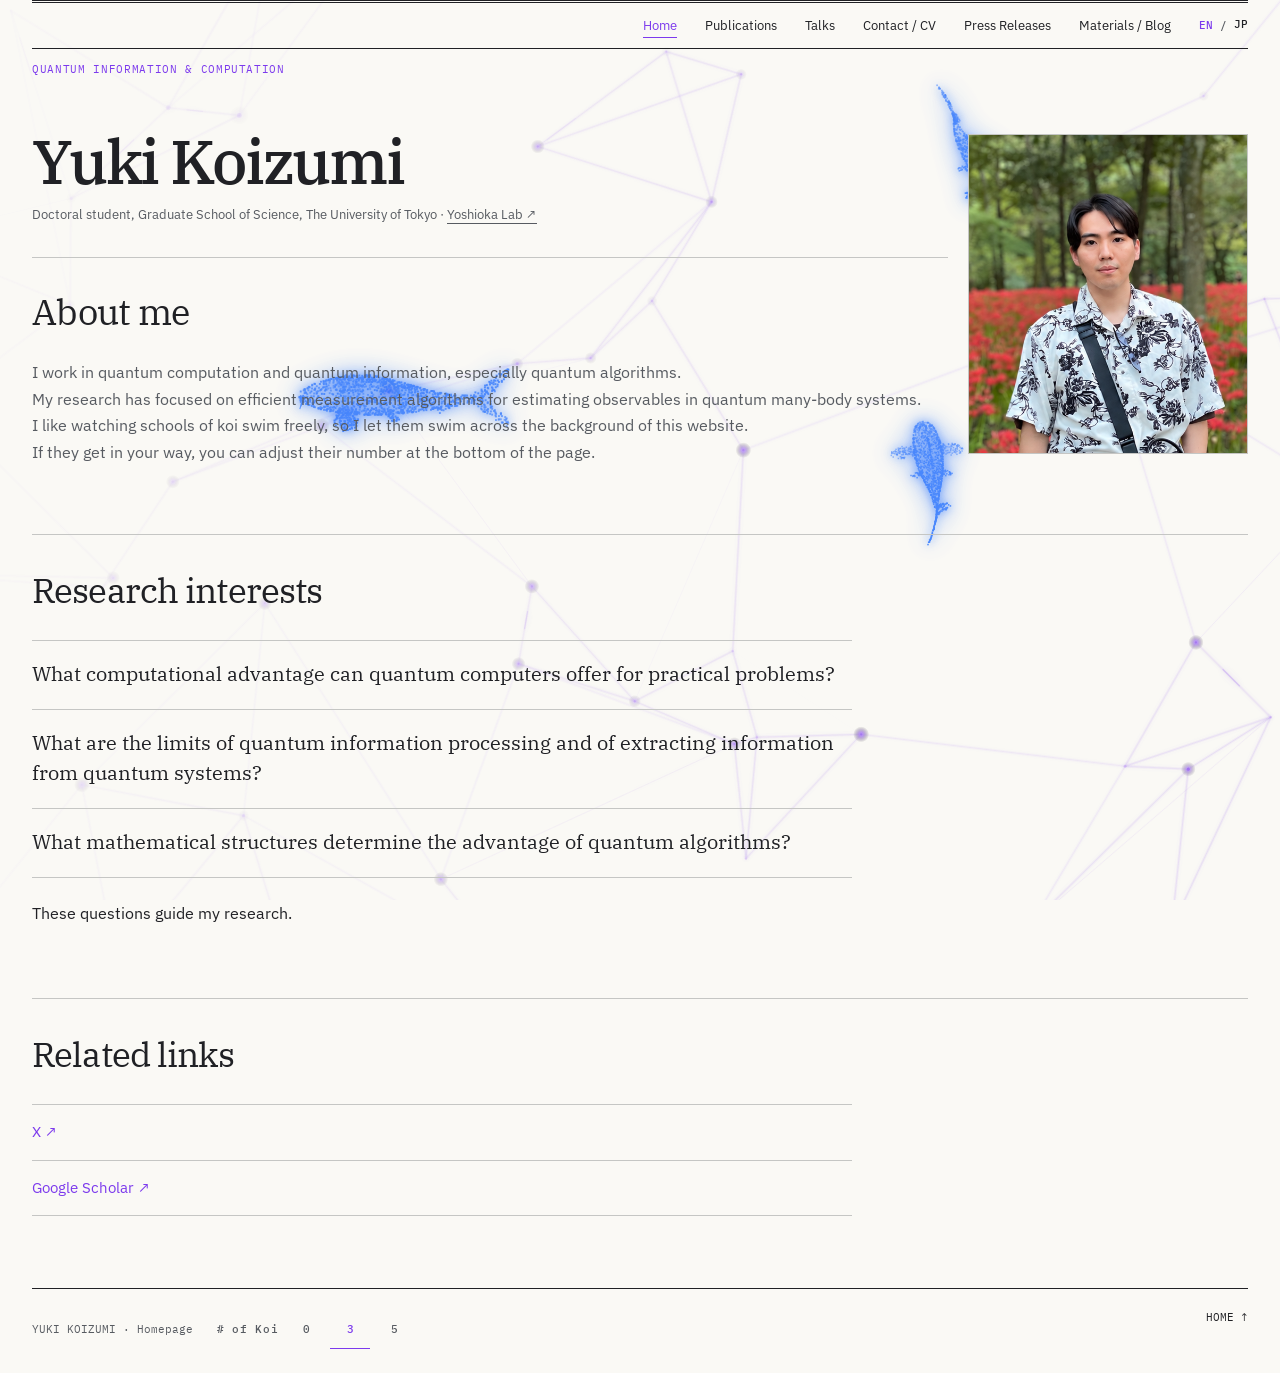
<file: index.html>
<!doctype html>
<html lang="en">
<head>
<meta charset="utf-8">
<meta name="viewport" content="width=device-width, initial-scale=1">
<meta name="description" content="Research homepage of Yuki Koizumi, doctoral student at The University of Tokyo.">
<title>Yuki Koizumi | Quantum Information | The University of Tokyo</title>
<link rel="preconnect" href="https://fonts.googleapis.com">
<link rel="preconnect" href="https://fonts.gstatic.com" crossorigin>
<link rel="stylesheet" href="https://fonts.googleapis.com/css2?family=IBM+Plex+Mono:wght@400;500&amp;family=IBM+Plex+Sans:wght@400;500&amp;family=IBM+Plex+Serif:wght@400;500&amp;display=swap">
<link rel="stylesheet" href="styles.css">
</head>
<body class="home-page">
<a class="skip-link" href="#main">Skip to content</a>
<div class="home-field" aria-hidden="true"><canvas id="home-field-canvas"></canvas></div>
<div class="home-koi" aria-hidden="true"><canvas id="home-koi-canvas"></canvas></div>
<div class="page">
  <nav class="site-nav" aria-label="Main navigation"><a href="index.html" aria-current="page">Home</a><a href="publications.html">Publications</a><a href="talks.html">Talks</a><a href="cv.html">Contact / CV</a><a href="press.html">Press Releases</a><a href="material.html">Materials / Blog</a><span class="language-switch" role="group" aria-label="Language"><span aria-current="true">EN</span><span class="separator" aria-hidden="true">/</span><a href="index-jp.html" lang="ja" hreflang="ja">JP</a></span></nav>
  <div class="home-overline"><p class="edition">QUANTUM INFORMATION &amp; COMPUTATION</p></div>
  <header class="site-header">
    <h1><a href="index.html">Yuki Koizumi</a></h1>
    <p class="affiliation">Doctoral student, Graduate School of Science, The University of Tokyo · <a href="https://sites.google.com/view/nyso/" target="_blank" rel="noopener noreferrer">Yoshioka Lab ↗</a></p>
    <figure class="home-portrait"><img src="assets/yuki-koizumi-portrait.png" width="523" height="598" alt="Portrait of Yuki Koizumi" decoding="async"></figure>
  </header>
  <main id="main">
    <section class="home-hero" aria-label="Introduction">
      <div class="home-hero-copy">
        <p class="intro">About me</p>
        <p class="lead">I work in quantum computation and quantum information, especially quantum algorithms. My research has focused on efficient measurement algorithms for estimating observables in quantum many-body systems. I like watching schools of koi swim freely, so I let them swim across the background of this website. If they get in your way, you can adjust their number at the bottom of the page.</p>
      </div>
    </section>
    <section class="section" aria-labelledby="home-interests">
      <div class="section-heading"><h2 id="home-interests">Research interests</h2></div>
      <ul class="interest-list">
        <li>What computational advantage can quantum computers offer for practical problems?</li>
        <li>What are the limits of quantum information processing and of extracting information from quantum systems?</li>
        <li>What mathematical structures determine the advantage of quantum algorithms?</li>
      </ul>
      <p class="lead">These questions guide my research.</p>
    </section>
    <section class="section" aria-labelledby="home-links">
      <div class="section-heading"><h2 id="home-links">Related links</h2></div>
      <ul class="related-links">
        <li><a href="https://x.com/Y_Koizumi_q" target="_blank" rel="noopener noreferrer">X ↗</a></li>
        <li><a href="https://scholar.google.com/citations?user=os1fWC4AAAAJ&amp;hl=ja" target="_blank" rel="noopener noreferrer">Google Scholar ↗</a></li>
      </ul>
    </section>
  </main>
  <footer class="footer"><div class="footer-meta"><span>YUKI KOIZUMI · Homepage</span><div class="koi-count-control" role="group" aria-label="Number of background koi"><span># of Koi</span><button type="button" data-koi-count="0" aria-pressed="false">0</button><button type="button" data-koi-count="3" aria-pressed="true">3</button><button type="button" data-koi-count="5" aria-pressed="false">5</button></div></div><a href="index.html">HOME ↑</a></footer>
</div>
<script defer src="sentence-wrap.js"></script>
<script defer src="koi/network-field.js"></script>
<script defer src="koi/three.min.js"></script>
<script defer src="koi/koi-geometry.js"></script>
<script defer src="koi/koi-home-canvas.js"></script>
</body>
</html>
</file>
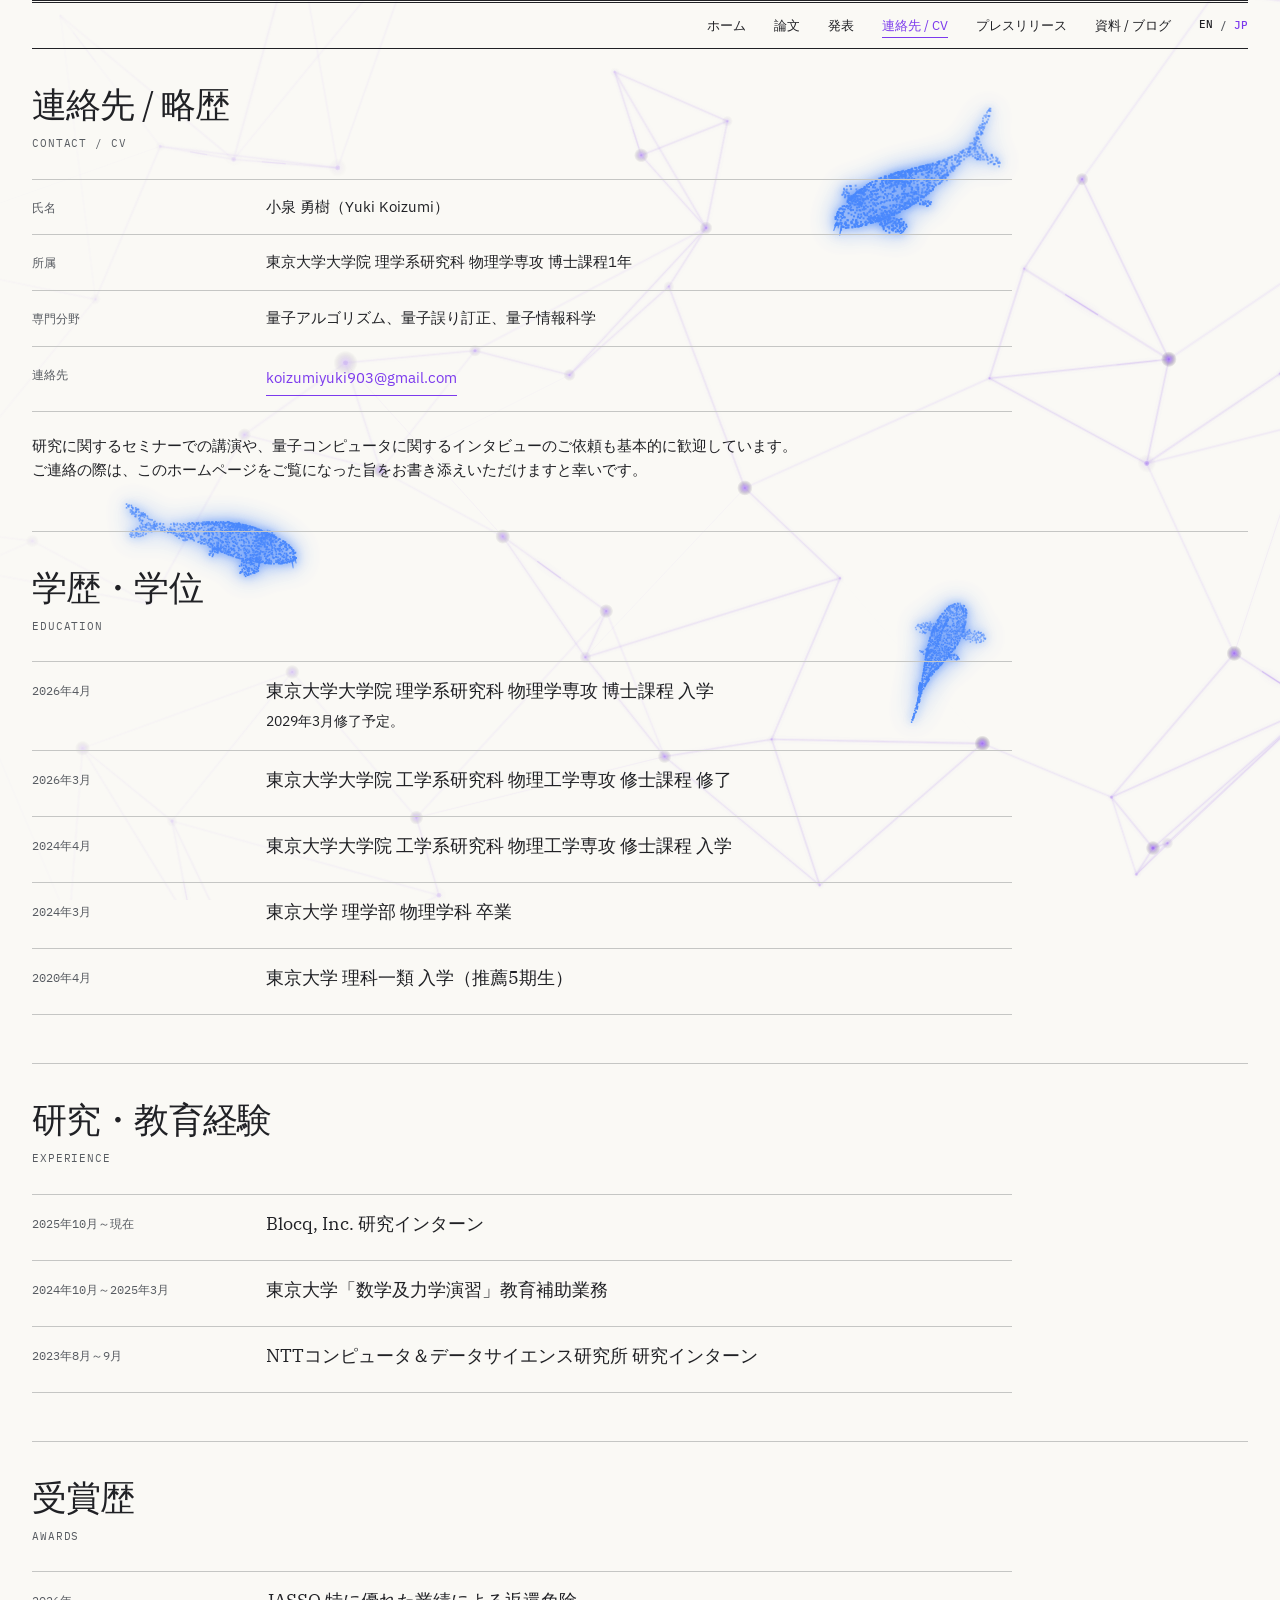
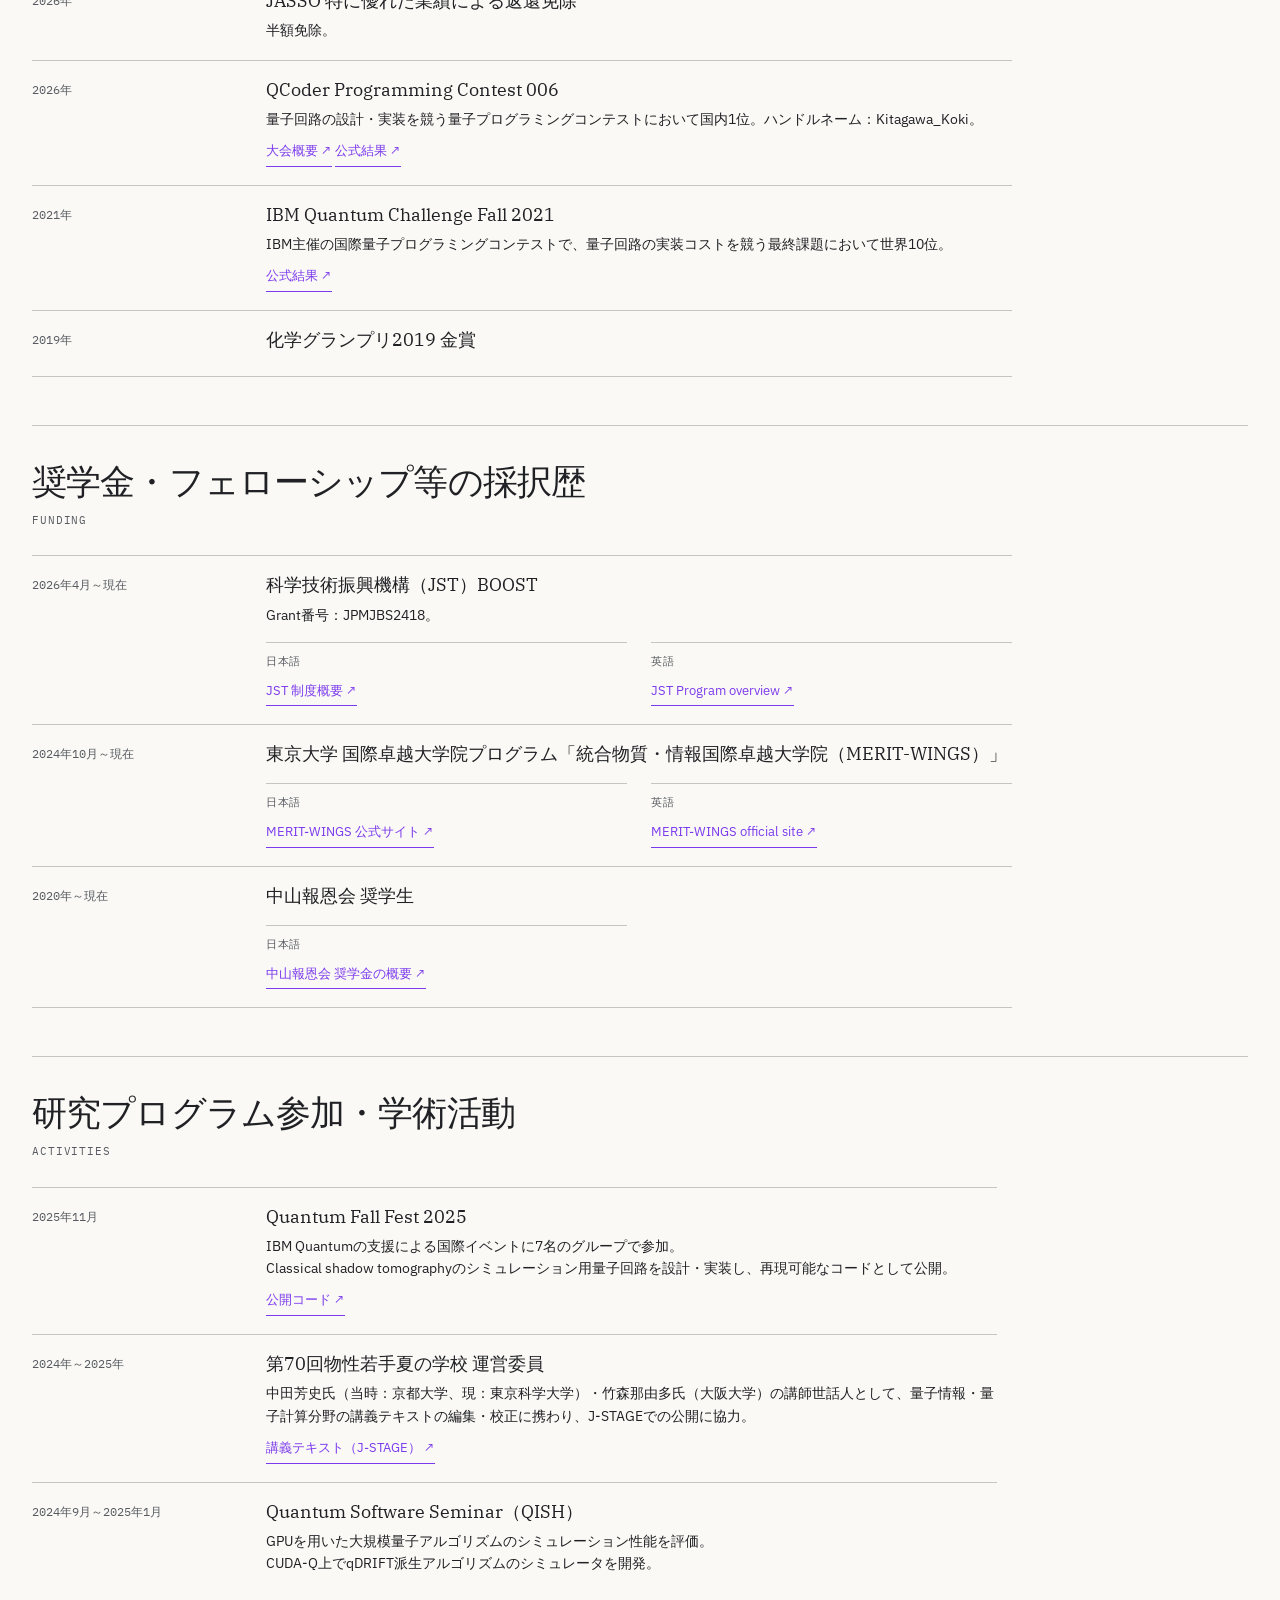
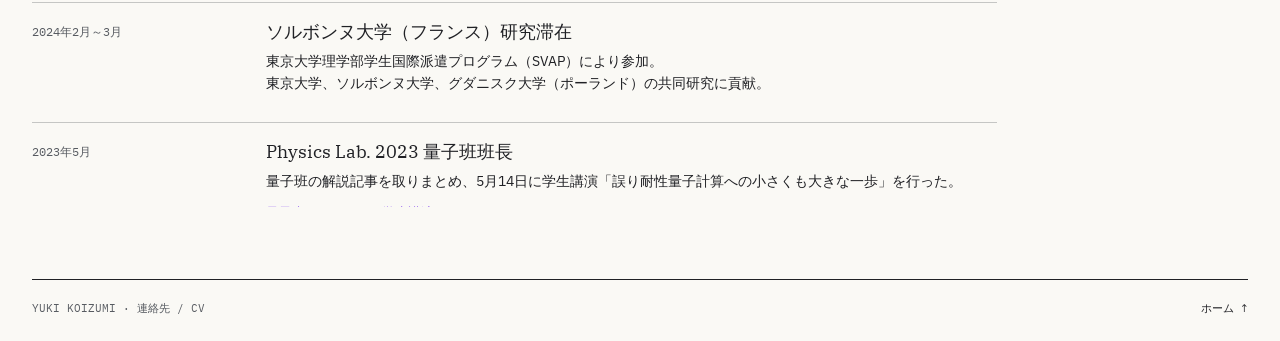
<file: cv-jp.html>
<!doctype html>
<html lang="ja">
<head>
<meta charset="utf-8">
<meta name="viewport" content="width=device-width, initial-scale=1">
<meta name="description" content="小泉勇樹の研究者ホームページ。東京大学吉岡研究室の博士課程学生。">
<title>連絡先 / CV — 小泉勇樹</title>
<link rel="preconnect" href="https://fonts.googleapis.com">
<link rel="preconnect" href="https://fonts.gstatic.com" crossorigin>
<link rel="stylesheet" href="https://fonts.googleapis.com/css2?family=IBM+Plex+Mono:wght@400;500&amp;family=IBM+Plex+Sans:wght@400;500&amp;family=IBM+Plex+Serif:wght@400;500&amp;display=swap">
<link rel="stylesheet" href="styles.css">
</head>
<body>
<a class="skip-link" href="#main">本文へ移動</a>
<div class="home-field" aria-hidden="true"><canvas id="home-field-canvas"></canvas></div>
<div class="home-koi" aria-hidden="true"><canvas id="home-koi-canvas"></canvas></div>
<div class="page subpage">
  <nav class="site-nav" aria-label="メインナビゲーション"><a href="index-jp.html">ホーム</a><a href="publications-jp.html">論文</a><a href="talks-jp.html">発表</a><a href="cv-jp.html" aria-current="page">連絡先 / CV</a><a href="press-jp.html">プレスリリース</a><a href="material-jp.html">資料 / ブログ</a><span class="language-switch" role="group" aria-label="言語"><a href="cv.html" lang="en" hreflang="en">EN</a><span class="separator" aria-hidden="true">/</span><span aria-current="true">JP</span></span></nav>
  <main id="main">
    <section class="section cv-section" aria-labelledby="cv-title">
      <div class="section-heading"><h1 id="cv-title">連絡先 / 略歴</h1><p class="eyebrow">Contact / CV</p></div>
      <dl class="cv-profile">
        <div><dt>氏名</dt><dd>小泉 勇樹（Yuki Koizumi）</dd></div>
        <div><dt>所属</dt><dd>東京大学大学院 理学系研究科 物理学専攻 博士課程1年</dd></div>
        <div><dt>専門分野</dt><dd>量子アルゴリズム、量子誤り訂正、量子情報科学</dd></div>
        <div><dt>連絡先</dt><dd><a class="text-link" href="mailto:koizumiyuki903@gmail.com">koizumiyuki903@gmail.com</a></dd></div>
      </dl>
      <p class="contact-note">研究に関するセミナーでの講演や、量子コンピュータに関するインタビューのご依頼も基本的に歓迎しています。ご連絡の際は、このホームページをご覧になった旨をお書き添えいただけますと幸いです。</p>
    </section>
    <section class="section cv-section" aria-labelledby="cv-education">
      <div class="section-heading"><h2 id="cv-education">学歴・学位</h2><p class="eyebrow">Education</p></div>
      <ol class="record-list cv-list">
        <li class="record"><span class="cv-date">2026年4月</span><div><h3>東京大学大学院 理学系研究科 物理学専攻 博士課程 入学</h3>
          <p>2029年3月修了予定。</p>
        </div></li>
        <li class="record"><span class="cv-date">2026年3月</span><div><h3>東京大学大学院 工学系研究科 物理工学専攻 修士課程 修了</h3>
        </div></li>
        <li class="record"><span class="cv-date">2024年4月</span><div><h3>東京大学大学院 工学系研究科 物理工学専攻 修士課程 入学</h3>
        </div></li>
        <li class="record"><span class="cv-date">2024年3月</span><div><h3>東京大学 理学部 物理学科 卒業</h3>
        </div></li>
        <li class="record"><span class="cv-date">2020年4月</span><div><h3>東京大学 理科一類 入学（推薦5期生）</h3>
        </div></li>
      </ol>
    </section>
    <section class="section cv-section" aria-labelledby="cv-experience">
      <div class="section-heading"><h2 id="cv-experience">研究・教育経験</h2><p class="eyebrow">Experience</p></div>
      <ol class="record-list cv-list">
        <li class="record"><span class="cv-date">2025年10月～現在</span><div><h3>Blocq, Inc. 研究インターン</h3>
        </div></li>
        <li class="record"><span class="cv-date">2024年10月～2025年3月</span><div><h3>東京大学「数学及力学演習」教育補助業務</h3>
        </div></li>
        <li class="record"><span class="cv-date">2023年8月～9月</span><div><h3>NTTコンピュータ＆データサイエンス研究所 研究インターン</h3>
        </div></li>
      </ol>
    </section>
    <section class="section cv-section" aria-labelledby="cv-awards">
      <div class="section-heading"><h2 id="cv-awards">受賞歴</h2><p class="eyebrow">Awards</p></div>
      <ol class="record-list cv-list">
        <li class="record"><span class="cv-date">2026年</span><div><h3>JASSO 特に優れた業績による返還免除</h3>
          <p>半額免除。</p>
        </div></li>
        <li class="record"><span class="cv-date">2026年</span><div><h3>QCoder Programming Contest 006</h3>
          <p>量子回路の設計・実装を競う量子プログラミングコンテストにおいて国内1位。ハンドルネーム：Kitagawa_Koki。</p>
          <p class="cv-links"><a class="text-link" href="https://www.qcoder.jp/ja/contests/QPC006" target="_blank" rel="noopener noreferrer">大会概要 ↗</a> <a class="text-link" href="https://www.qcoder.jp/ja/announcements" target="_blank" rel="noopener noreferrer">公式結果 ↗</a></p>
        </div></li>
        <li class="record"><span class="cv-date">2021年</span><div><h3>IBM Quantum Challenge Fall 2021</h3>
          <p>IBM主催の国際量子プログラミングコンテストで、量子回路の実装コストを競う最終課題において世界10位。</p>
          <p class="cv-links"><a class="text-link" href="https://www.ibm.com/quantum/blog/fall-2021-quantum-challenge-results" target="_blank" rel="noopener noreferrer">公式結果 ↗</a></p>
        </div></li>
        <li class="record"><span class="cv-date">2019年</span><div><h3>化学グランプリ2019 金賞</h3>
        </div></li>
      </ol>
    </section>
    <section class="section cv-section" aria-labelledby="cv-fellowships">
      <div class="section-heading"><h2 id="cv-fellowships">奨学金・フェローシップ等の採択歴</h2><p class="eyebrow">Funding</p></div>
      <ol class="record-list cv-list">
        <li class="record"><span class="cv-date">2026年4月～現在</span><div><h3>科学技術振興機構（JST）BOOST</h3>
          <p>Grant番号：JPMJBS2418。</p>
          <div class="language-link-columns">
            <div class="language-link-group"><p class="language-label">日本語</p><p><a class="text-link" href="https://www.jst.go.jp/jisedai/boost-s/about/" target="_blank" rel="noopener noreferrer">JST 制度概要 ↗</a></p></div>
            <div class="language-link-group"><p class="language-label">英語</p><p><a class="text-link" href="https://www.jst.go.jp/jisedai/boost-s/en/about/" target="_blank" rel="noopener noreferrer">JST Program overview ↗</a></p></div>
          </div>
        </div></li>
        <li class="record"><span class="cv-date">2024年10月～現在</span><div><h3>東京大学 国際卓越大学院プログラム「統合物質・情報国際卓越大学院（MERIT-WINGS）」</h3>
          <div class="language-link-columns">
            <div class="language-link-group"><p class="language-label">日本語</p><p><a class="text-link" href="https://www.merit.t.u-tokyo.ac.jp/merit/index.html" target="_blank" rel="noopener noreferrer">MERIT-WINGS 公式サイト ↗</a></p></div>
            <div class="language-link-group"><p class="language-label">英語</p><p><a class="text-link" href="https://www.merit.t.u-tokyo.ac.jp/merit/en/index.html" target="_blank" rel="noopener noreferrer">MERIT-WINGS official site ↗</a></p></div>
          </div>
        </div></li>
        <li class="record"><span class="cv-date">2020年～現在</span><div><h3>中山報恩会 奨学生</h3>
          <div class="language-link-columns">
            <div class="language-link-group"><p class="language-label">日本語</p><p><a class="text-link" href="https://nakayama-foundation.jp/guidelines/" target="_blank" rel="noopener noreferrer">中山報恩会 奨学金の概要 ↗</a></p></div>
          </div>
        </div></li>
      </ol>
    </section>
    <section class="section cv-section" aria-labelledby="cv-activities">
      <div class="section-heading"><h2 id="cv-activities">研究プログラム参加・学術活動</h2><p class="eyebrow">Activities</p></div>
      <div class="bounded-list cv-activity-scroll" role="region" aria-label="研究プログラム参加・学術活動の一覧" tabindex="0">
      <ol class="record-list cv-list">
        <li class="record"><span class="cv-date">2025年11月</span><div><h3>Quantum Fall Fest 2025</h3>
          <p>IBM Quantumの支援による国際イベントに7名のグループで参加。Classical shadow tomographyのシミュレーション用量子回路を設計・実装し、再現可能なコードとして公開。</p>
          <p class="cv-links"><a class="text-link" href="https://github.com/okomenama/classical_shadow_tomography" target="_blank" rel="noopener noreferrer">公開コード ↗</a></p>
        </div></li>
        <li class="record"><span class="cv-date">2024年～2025年</span><div><h3>第70回物性若手夏の学校 運営委員</h3>
          <p>中田芳史氏（当時：京都大学、現：東京科学大学）・竹森那由多氏（大阪大学）の講師世話人として、量子情報・量子計算分野の講義テキストの編集・校正に携わり、J-STAGEでの公開に協力。</p>
          <p class="cv-links"><a class="text-link" href="https://www.jstage.jst.go.jp/browse/natsugaku/4/0/_contents/-char/ja" target="_blank" rel="noopener noreferrer">講義テキスト（J-STAGE） ↗</a></p>
        </div></li>
        <li class="record"><span class="cv-date">2024年9月～2025年1月</span><div><h3>Quantum Software Seminar（QISH）</h3>
          <p>GPUを用いた大規模量子アルゴリズムのシミュレーション性能を評価。CUDA-Q上でqDRIFT派生アルゴリズムのシミュレータを開発。</p>
        </div></li>
        <li class="record"><span class="cv-date">2024年2月～3月</span><div><h3>ソルボンヌ大学（フランス）研究滞在</h3>
          <p>東京大学理学部学生国際派遣プログラム（SVAP）により参加。東京大学、ソルボンヌ大学、グダニスク大学（ポーランド）の共同研究に貢献。</p>
        </div></li>
        <li class="record"><span class="cv-date">2023年5月</span><div><h3>Physics Lab. 2023 量子班班長</h3>
          <p>量子班の解説記事を取りまとめ、5月14日に学生講演「誤り耐性量子計算への小さくも大きな一歩」を行った。</p>
          <p class="cv-links"><a class="text-link" href="https://event.phys.s.u-tokyo.ac.jp/physlab2023/groups/quantum-physics/" target="_blank" rel="noopener noreferrer">量子班のページ ↗</a> · <a class="text-link" href="https://event.phys.s.u-tokyo.ac.jp/physlab2023/lecture/" target="_blank" rel="noopener noreferrer">学生講演 ↗</a></p>
        </div></li>
        <li class="record"><span class="cv-date">2022年</span><div><h3>QEdサマースクール2022</h3>
          <p>文部科学省 Q-LEAP 人材育成プログラムの一環として開催されたサマースクールに選抜参加。</p>
        </div></li>
      </ol>
      </div>
    </section>
  </main>
  <footer class="footer"><span>YUKI KOIZUMI · 連絡先 / CV</span><a href="index-jp.html">ホーム ↑</a></footer>
</div>
<script defer src="sentence-wrap.js"></script>
<script defer src="koi/network-field.js"></script>
<script defer src="koi/three.min.js"></script>
<script defer src="koi/koi-geometry.js"></script>
<script defer src="koi/koi-home-canvas.js"></script>
</body>
</html>
</file>
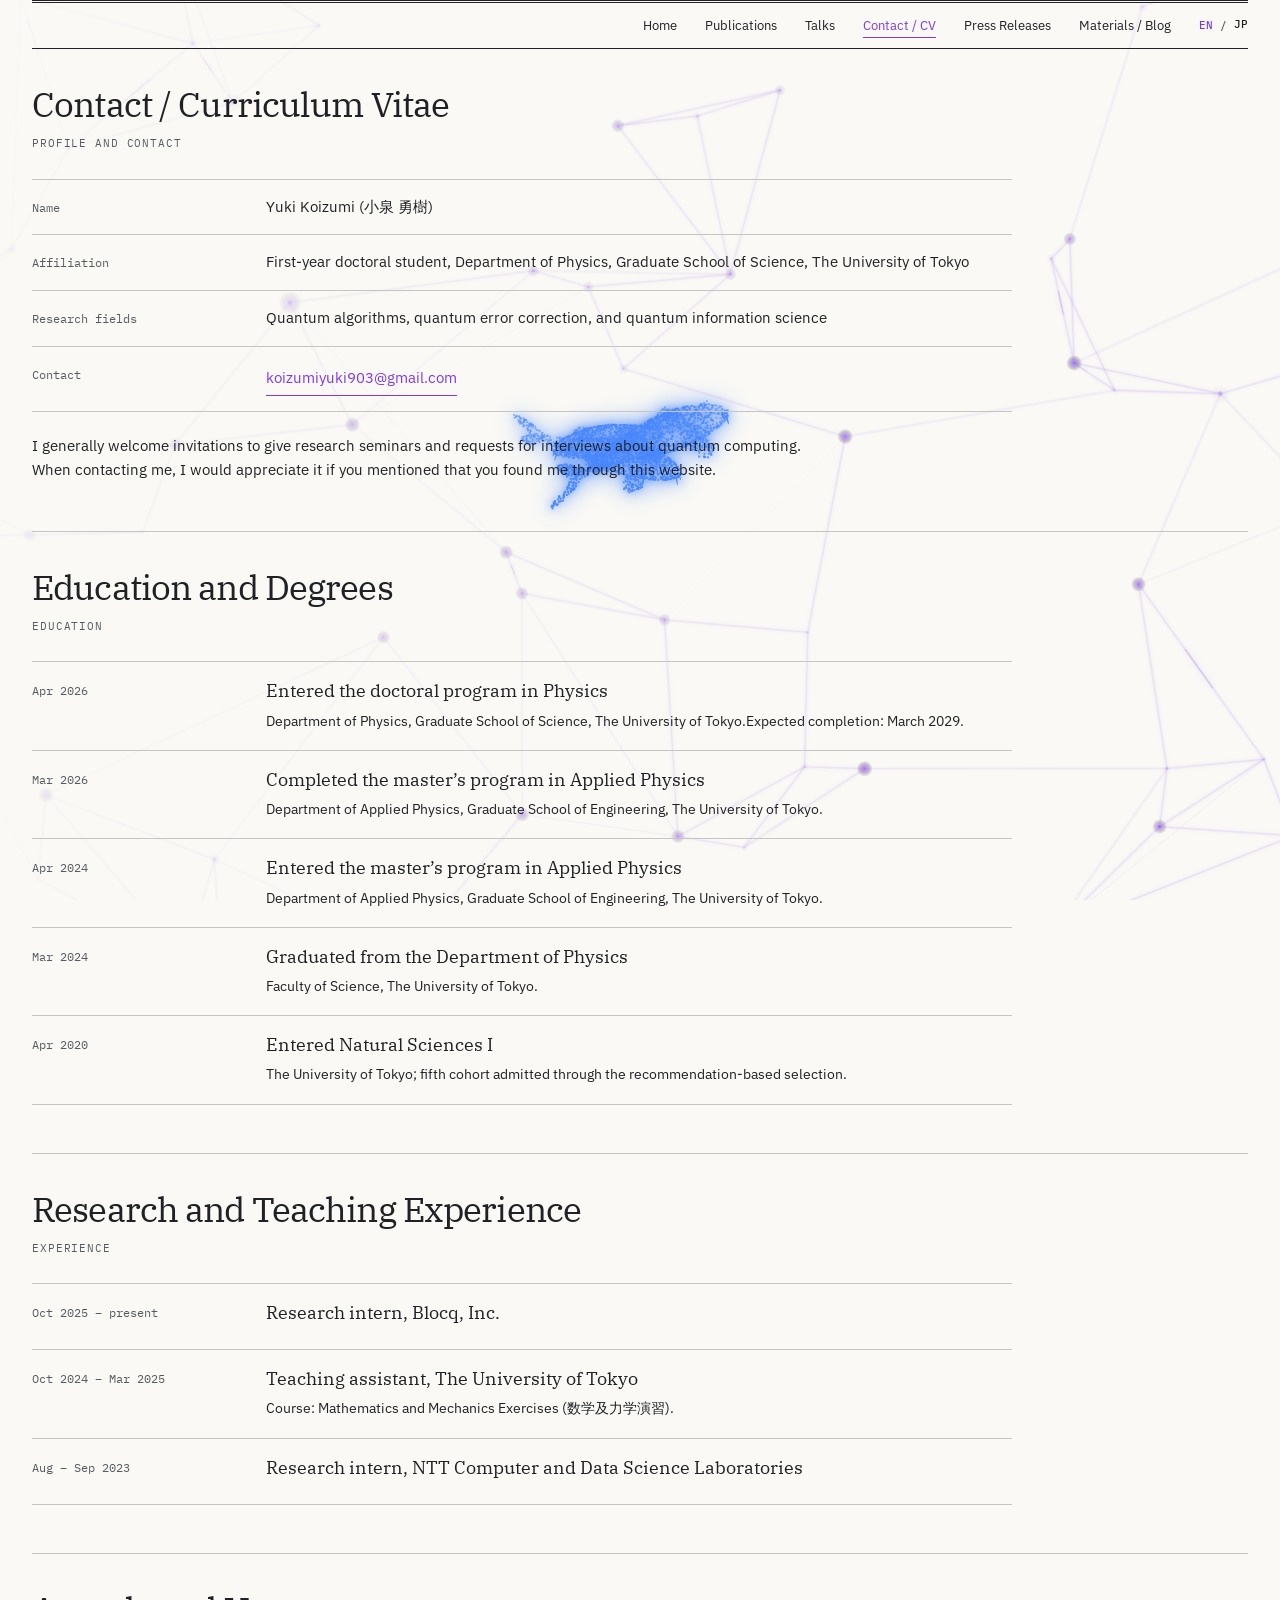
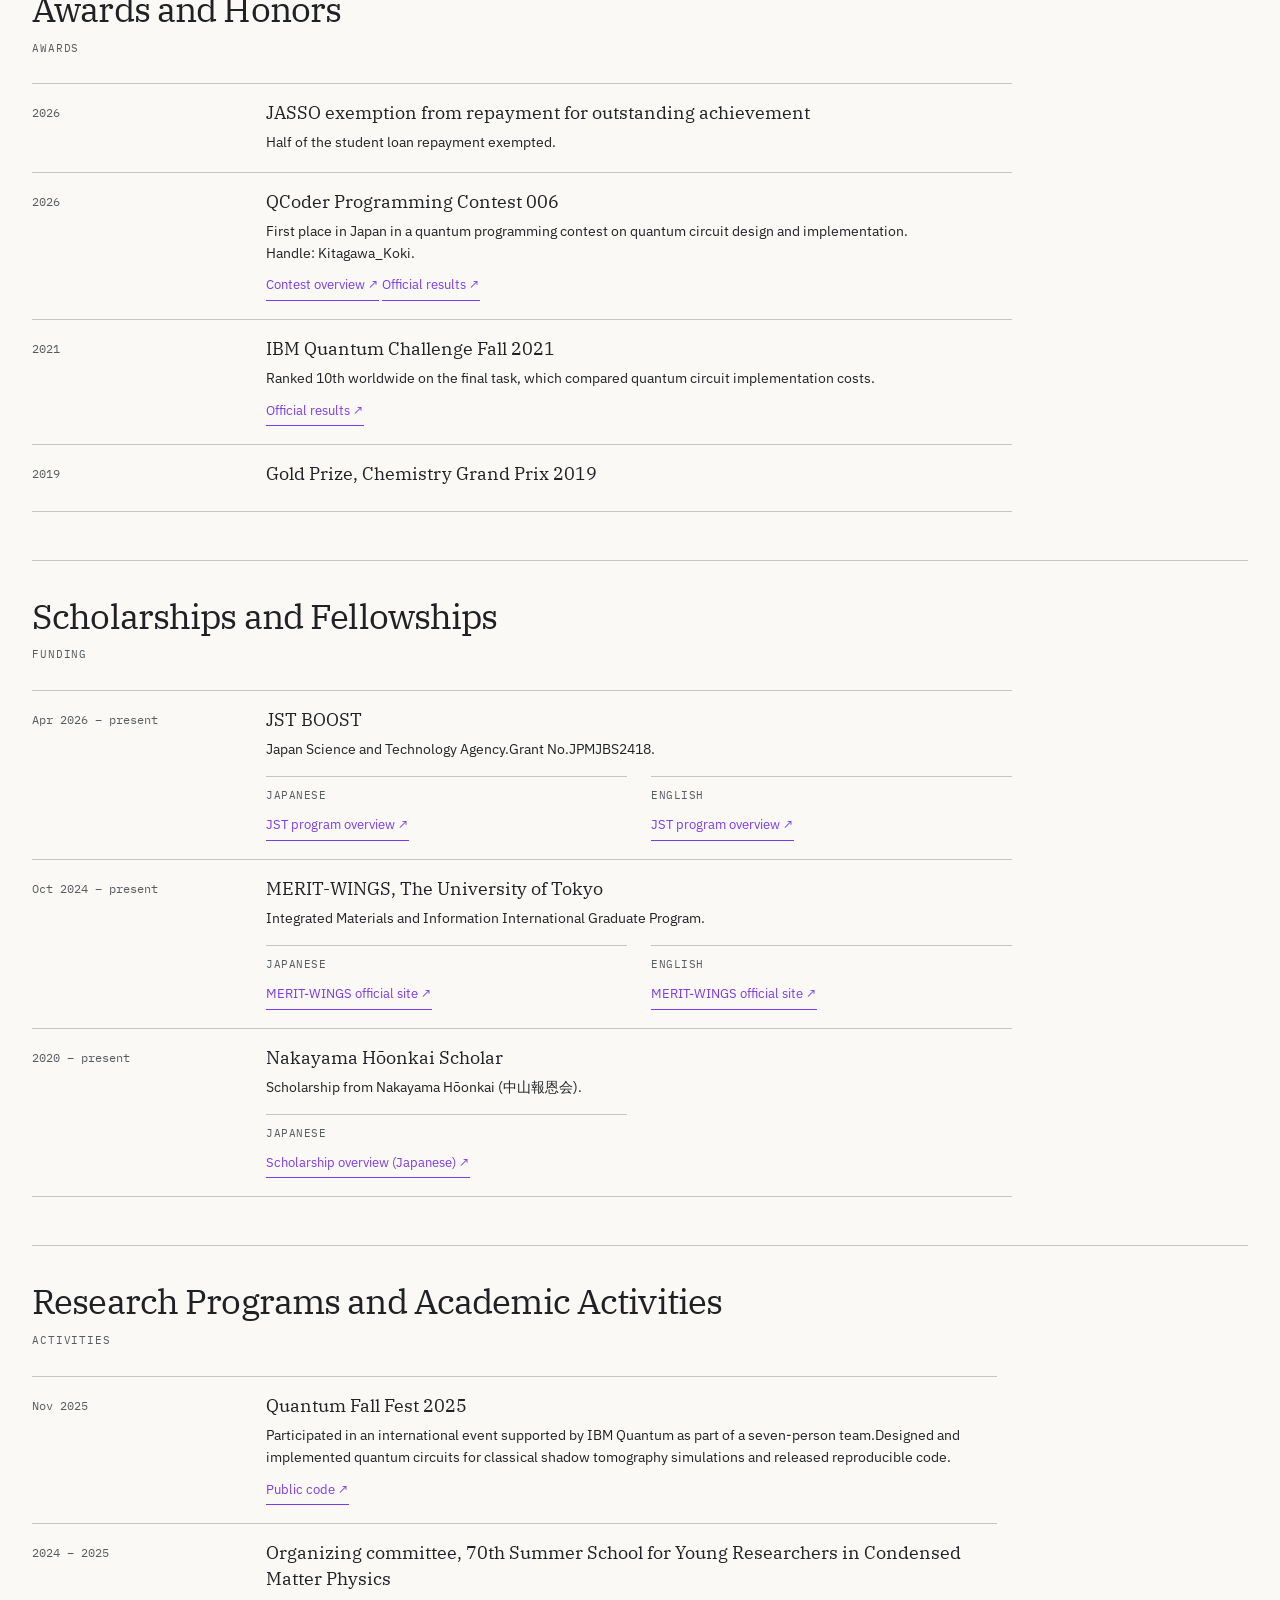
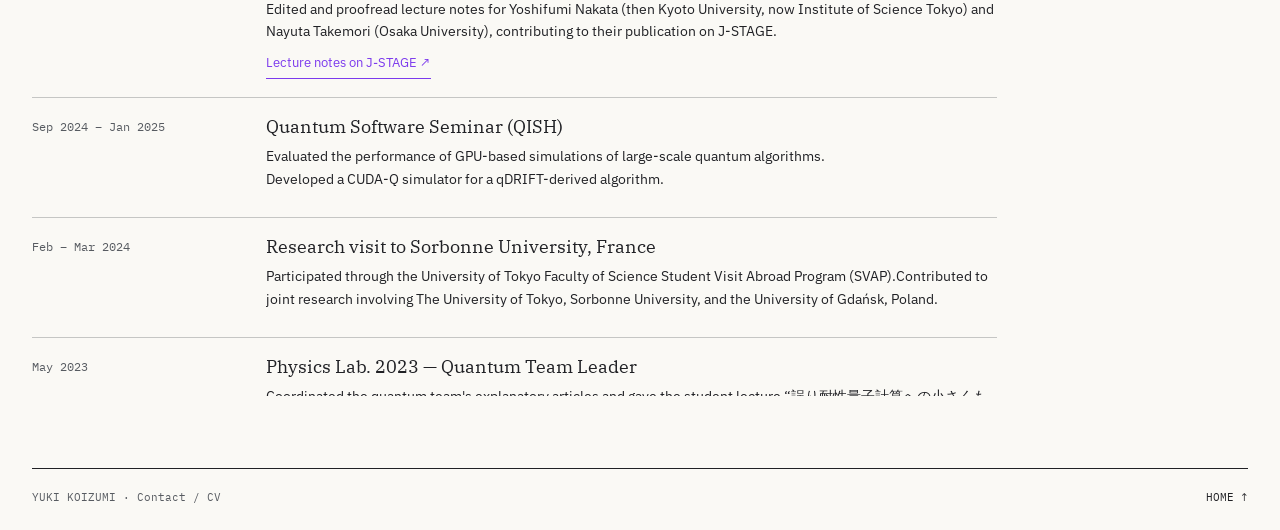
<file: cv.html>
<!doctype html>
<html lang="en">
<head>
<meta charset="utf-8">
<meta name="viewport" content="width=device-width, initial-scale=1">
<meta name="description" content="Research homepage of Yuki Koizumi, doctoral student at The University of Tokyo.">
<title>Contact / CV — Yuki Koizumi</title>
<link rel="preconnect" href="https://fonts.googleapis.com">
<link rel="preconnect" href="https://fonts.gstatic.com" crossorigin>
<link rel="stylesheet" href="https://fonts.googleapis.com/css2?family=IBM+Plex+Mono:wght@400;500&amp;family=IBM+Plex+Sans:wght@400;500&amp;family=IBM+Plex+Serif:wght@400;500&amp;display=swap">
<link rel="stylesheet" href="styles.css">
</head>
<body>
<a class="skip-link" href="#main">Skip to content</a>
<div class="home-field" aria-hidden="true"><canvas id="home-field-canvas"></canvas></div>
<div class="home-koi" aria-hidden="true"><canvas id="home-koi-canvas"></canvas></div>
<div class="page subpage">
  <nav class="site-nav" aria-label="Main navigation"><a href="index.html">Home</a><a href="publications.html">Publications</a><a href="talks.html">Talks</a><a href="cv.html" aria-current="page">Contact / CV</a><a href="press.html">Press Releases</a><a href="material.html">Materials / Blog</a><span class="language-switch" role="group" aria-label="Language"><span aria-current="true">EN</span><span class="separator" aria-hidden="true">/</span><a href="cv-jp.html" lang="ja" hreflang="ja">JP</a></span></nav>
  <main id="main">
    <section class="section cv-section" aria-labelledby="cv-title">
      <div class="section-heading"><h1 id="cv-title">Contact / Curriculum Vitae</h1><p class="eyebrow">Profile and contact</p></div>
      <dl class="cv-profile">
        <div><dt>Name</dt><dd>Yuki Koizumi (小泉 勇樹)</dd></div>
        <div><dt>Affiliation</dt><dd>First-year doctoral student, Department of Physics, Graduate School of Science, The University of Tokyo</dd></div>
        <div><dt>Research fields</dt><dd>Quantum algorithms, quantum error correction, and quantum information science</dd></div>
        <div><dt>Contact</dt><dd><a class="text-link" href="mailto:koizumiyuki903@gmail.com">koizumiyuki903@gmail.com</a></dd></div>
      </dl>
      <p class="contact-note">I generally welcome invitations to give research seminars and requests for interviews about quantum computing. When contacting me, I would appreciate it if you mentioned that you found me through this website.</p>
    </section>
    <section class="section cv-section" aria-labelledby="cv-education">
      <div class="section-heading"><h2 id="cv-education">Education and Degrees</h2><p class="eyebrow">Education</p></div>
      <ol class="record-list cv-list">
        <li class="record"><span class="cv-date">Apr 2026</span><div><h3>Entered the doctoral program in Physics</h3>
          <p>Department of Physics, Graduate School of Science, The University of Tokyo. Expected completion: March 2029.</p>
        </div></li>
        <li class="record"><span class="cv-date">Mar 2026</span><div><h3>Completed the master’s program in Applied Physics</h3>
          <p>Department of Applied Physics, Graduate School of Engineering, The University of Tokyo.</p>
        </div></li>
        <li class="record"><span class="cv-date">Apr 2024</span><div><h3>Entered the master’s program in Applied Physics</h3>
          <p>Department of Applied Physics, Graduate School of Engineering, The University of Tokyo.</p>
        </div></li>
        <li class="record"><span class="cv-date">Mar 2024</span><div><h3>Graduated from the Department of Physics</h3>
          <p>Faculty of Science, The University of Tokyo.</p>
        </div></li>
        <li class="record"><span class="cv-date">Apr 2020</span><div><h3>Entered Natural Sciences I</h3>
          <p>The University of Tokyo; fifth cohort admitted through the recommendation-based selection.</p>
        </div></li>
      </ol>
    </section>
    <section class="section cv-section" aria-labelledby="cv-experience">
      <div class="section-heading"><h2 id="cv-experience">Research and Teaching Experience</h2><p class="eyebrow">Experience</p></div>
      <ol class="record-list cv-list">
        <li class="record"><span class="cv-date">Oct 2025 – present</span><div><h3>Research intern, Blocq, Inc.</h3>
        </div></li>
        <li class="record"><span class="cv-date">Oct 2024 – Mar 2025</span><div><h3>Teaching assistant, The University of Tokyo</h3>
          <p>Course: Mathematics and Mechanics Exercises (数学及力学演習).</p>
        </div></li>
        <li class="record"><span class="cv-date">Aug – Sep 2023</span><div><h3>Research intern, NTT Computer and Data Science Laboratories</h3>
        </div></li>
      </ol>
    </section>
    <section class="section cv-section" aria-labelledby="cv-awards">
      <div class="section-heading"><h2 id="cv-awards">Awards and Honors</h2><p class="eyebrow">Awards</p></div>
      <ol class="record-list cv-list">
        <li class="record"><span class="cv-date">2026</span><div><h3>JASSO exemption from repayment for outstanding achievement</h3>
          <p>Half of the student loan repayment exempted.</p>
        </div></li>
        <li class="record"><span class="cv-date">2026</span><div><h3>QCoder Programming Contest 006</h3>
          <p>First place in Japan in a quantum programming contest on quantum circuit design and implementation. Handle: Kitagawa_Koki.</p>
          <p class="cv-links"><a class="text-link" href="https://www.qcoder.jp/ja/contests/QPC006" target="_blank" rel="noopener noreferrer">Contest overview ↗</a> <a class="text-link" href="https://www.qcoder.jp/en/announcements" target="_blank" rel="noopener noreferrer">Official results ↗</a></p>
        </div></li>
        <li class="record"><span class="cv-date">2021</span><div><h3>IBM Quantum Challenge Fall 2021</h3>
          <p>Ranked 10th worldwide on the final task, which compared quantum circuit implementation costs.</p>
          <p class="cv-links"><a class="text-link" href="https://www.ibm.com/quantum/blog/fall-2021-quantum-challenge-results" target="_blank" rel="noopener noreferrer">Official results ↗</a></p>
        </div></li>
        <li class="record"><span class="cv-date">2019</span><div><h3>Gold Prize, Chemistry Grand Prix 2019</h3>
        </div></li>
      </ol>
    </section>
    <section class="section cv-section" aria-labelledby="cv-fellowships">
      <div class="section-heading"><h2 id="cv-fellowships">Scholarships and Fellowships</h2><p class="eyebrow">Funding</p></div>
      <ol class="record-list cv-list">
        <li class="record"><span class="cv-date">Apr 2026 – present</span><div><h3>JST BOOST</h3>
          <p>Japan Science and Technology Agency. Grant No. JPMJBS2418.</p>
          <div class="language-link-columns">
            <div class="language-link-group"><p class="language-label">Japanese</p><p><a class="text-link" href="https://www.jst.go.jp/jisedai/boost-s/about/" target="_blank" rel="noopener noreferrer">JST program overview ↗</a></p></div>
            <div class="language-link-group"><p class="language-label">English</p><p><a class="text-link" href="https://www.jst.go.jp/jisedai/boost-s/en/about/" target="_blank" rel="noopener noreferrer">JST program overview ↗</a></p></div>
          </div>
        </div></li>
        <li class="record"><span class="cv-date">Oct 2024 – present</span><div><h3>MERIT-WINGS, The University of Tokyo</h3>
          <p>Integrated Materials and Information International Graduate Program.</p>
          <div class="language-link-columns">
            <div class="language-link-group"><p class="language-label">Japanese</p><p><a class="text-link" href="https://www.merit.t.u-tokyo.ac.jp/merit/index.html" target="_blank" rel="noopener noreferrer">MERIT-WINGS official site ↗</a></p></div>
            <div class="language-link-group"><p class="language-label">English</p><p><a class="text-link" href="https://www.merit.t.u-tokyo.ac.jp/merit/en/index.html" target="_blank" rel="noopener noreferrer">MERIT-WINGS official site ↗</a></p></div>
          </div>
        </div></li>
        <li class="record"><span class="cv-date">2020 – present</span><div><h3>Nakayama Hōonkai Scholar</h3>
          <p>Scholarship from Nakayama Hōonkai (中山報恩会).</p>
          <div class="language-link-columns">
            <div class="language-link-group"><p class="language-label">Japanese</p><p><a class="text-link" href="https://nakayama-foundation.jp/guidelines/" target="_blank" rel="noopener noreferrer">Scholarship overview (Japanese) ↗</a></p></div>
          </div>
        </div></li>
      </ol>
    </section>
    <section class="section cv-section" aria-labelledby="cv-activities">
      <div class="section-heading"><h2 id="cv-activities">Research Programs and Academic Activities</h2><p class="eyebrow">Activities</p></div>
      <div class="bounded-list cv-activity-scroll" role="region" aria-label="Research programs and academic activities list" tabindex="0">
      <ol class="record-list cv-list">
        <li class="record"><span class="cv-date">Nov 2025</span><div><h3>Quantum Fall Fest 2025</h3>
          <p>Participated in an international event supported by IBM Quantum as part of a seven-person team. Designed and implemented quantum circuits for classical shadow tomography simulations and released reproducible code.</p>
          <p class="cv-links"><a class="text-link" href="https://github.com/okomenama/classical_shadow_tomography" target="_blank" rel="noopener noreferrer">Public code ↗</a></p>
        </div></li>
        <li class="record"><span class="cv-date">2024 – 2025</span><div><h3>Organizing committee, 70th Summer School for Young Researchers in Condensed Matter Physics</h3>
          <p>Edited and proofread lecture notes for Yoshifumi Nakata (then Kyoto University, now Institute of Science Tokyo) and Nayuta Takemori (Osaka University), contributing to their publication on J-STAGE.</p>
          <p class="cv-links"><a class="text-link" href="https://www.jstage.jst.go.jp/browse/natsugaku/4/0/_contents/-char/ja" target="_blank" rel="noopener noreferrer">Lecture notes on J-STAGE ↗</a></p>
        </div></li>
        <li class="record"><span class="cv-date">Sep 2024 – Jan 2025</span><div><h3>Quantum Software Seminar (QISH)</h3>
          <p>Evaluated the performance of GPU-based simulations of large-scale quantum algorithms. Developed a CUDA-Q simulator for a qDRIFT-derived algorithm.</p>
        </div></li>
        <li class="record"><span class="cv-date">Feb – Mar 2024</span><div><h3>Research visit to Sorbonne University, France</h3>
          <p>Participated through the University of Tokyo Faculty of Science Student Visit Abroad Program (SVAP). Contributed to joint research involving The University of Tokyo, Sorbonne University, and the University of Gdańsk, Poland.</p>
        </div></li>
        <li class="record"><span class="cv-date">May 2023</span><div><h3>Physics Lab. 2023 — Quantum Team Leader</h3>
          <p>Coordinated the quantum team's explanatory articles and gave the student lecture “誤り耐性量子計算への小さくも大きな一歩” (“A Small but Significant Step Toward Fault-Tolerant Quantum Computing”) on May 14.</p>
          <p class="cv-links"><a class="text-link" href="https://event.phys.s.u-tokyo.ac.jp/physlab2023/groups/quantum-physics/" target="_blank" rel="noopener noreferrer">Quantum team ↗</a> · <a class="text-link" href="https://event.phys.s.u-tokyo.ac.jp/physlab2023/lecture/" target="_blank" rel="noopener noreferrer">Student lecture ↗</a></p>
        </div></li>
        <li class="record"><span class="cv-date">2022</span><div><h3>QEd Summer School 2022</h3>
          <p>Selected to participate in this summer school, held as part of MEXT's Q-LEAP human resource development program.</p>
        </div></li>
      </ol>
      </div>
    </section>
  </main>
  <footer class="footer"><span>YUKI KOIZUMI · Contact / CV</span><a href="index.html">HOME ↑</a></footer>
</div>
<script defer src="sentence-wrap.js"></script>
<script defer src="koi/network-field.js"></script>
<script defer src="koi/three.min.js"></script>
<script defer src="koi/koi-geometry.js"></script>
<script defer src="koi/koi-home-canvas.js"></script>
</body>
</html>
</file>
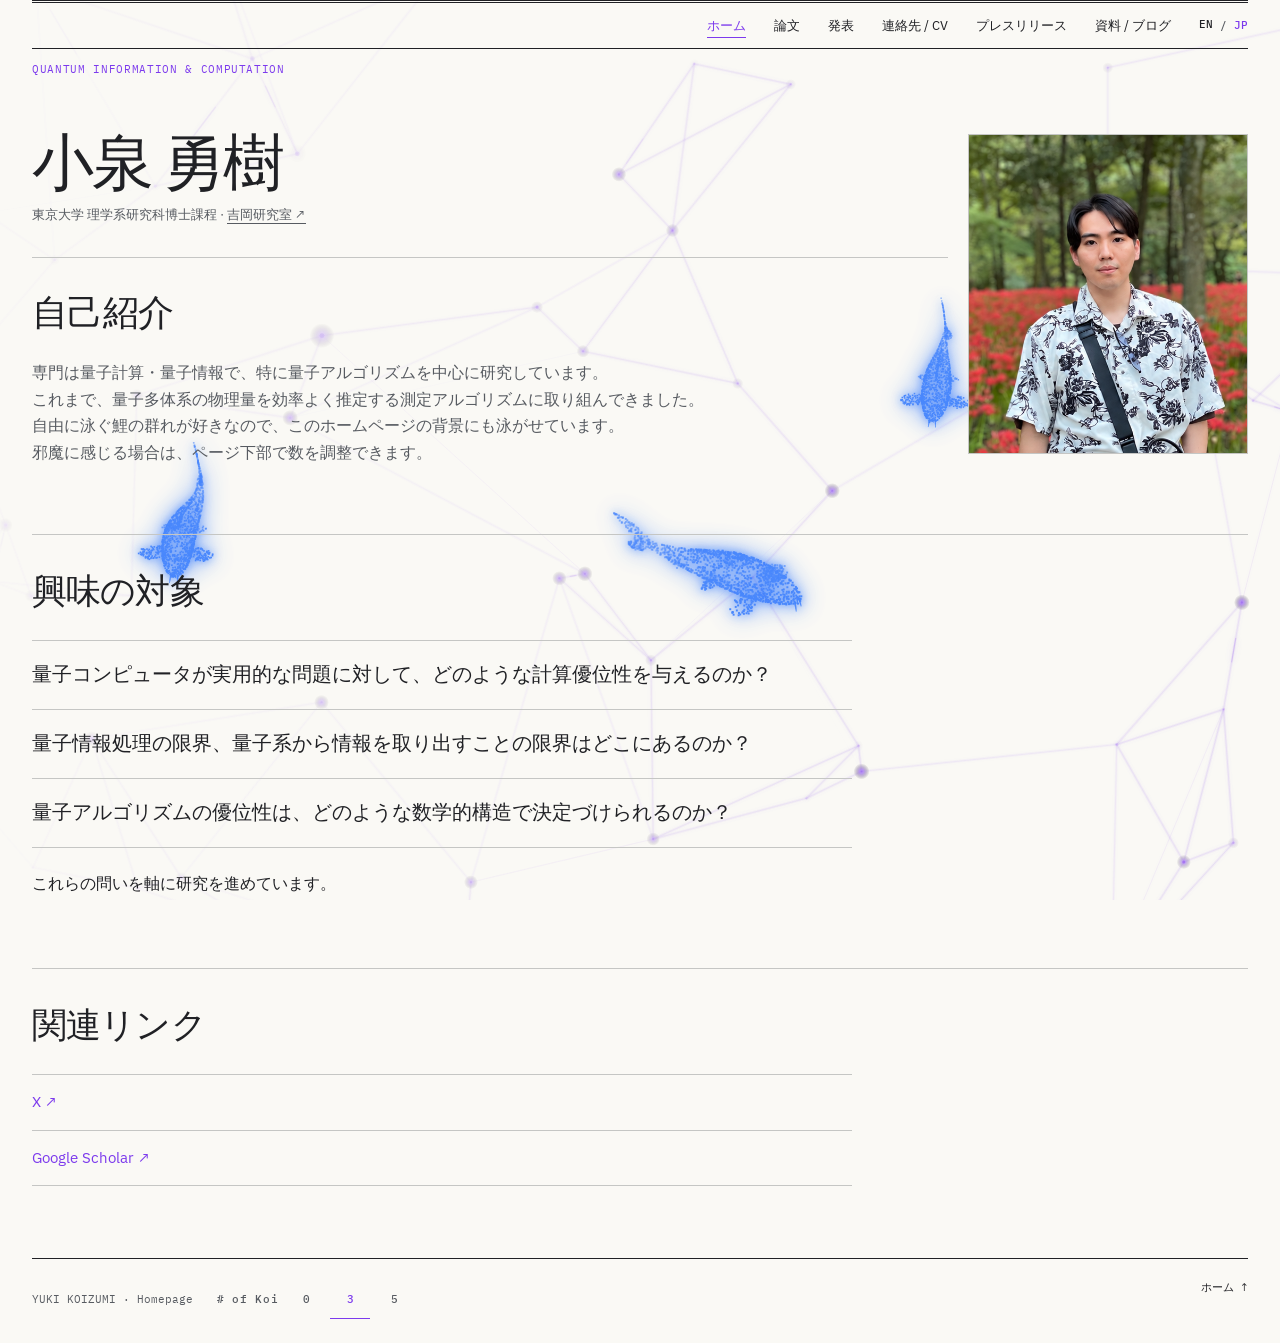
<file: index-jp.html>
<!doctype html>
<html lang="ja">
<head>
<meta charset="utf-8">
<meta name="viewport" content="width=device-width, initial-scale=1">
<meta name="description" content="小泉勇樹の研究者ホームページ。東京大学吉岡研究室の博士課程学生。">
<title>小泉勇樹（Yuki Koizumi）｜東京大学・量子情報</title>
<link rel="preconnect" href="https://fonts.googleapis.com">
<link rel="preconnect" href="https://fonts.gstatic.com" crossorigin>
<link rel="stylesheet" href="https://fonts.googleapis.com/css2?family=IBM+Plex+Mono:wght@400;500&amp;family=IBM+Plex+Sans:wght@400;500&amp;family=IBM+Plex+Serif:wght@400;500&amp;display=swap">
<link rel="stylesheet" href="styles.css">
</head>
<body class="home-page">
<a class="skip-link" href="#main">本文へ移動</a>
<div class="home-field" aria-hidden="true"><canvas id="home-field-canvas"></canvas></div>
<div class="home-koi" aria-hidden="true"><canvas id="home-koi-canvas"></canvas></div>
<div class="page">
  <nav class="site-nav" aria-label="メインナビゲーション"><a href="index-jp.html" aria-current="page">ホーム</a><a href="publications-jp.html">論文</a><a href="talks-jp.html">発表</a><a href="cv-jp.html">連絡先 / CV</a><a href="press-jp.html">プレスリリース</a><a href="material-jp.html">資料 / ブログ</a><span class="language-switch" role="group" aria-label="言語"><a href="index.html" lang="en" hreflang="en">EN</a><span class="separator" aria-hidden="true">/</span><span aria-current="true">JP</span></span></nav>
  <div class="home-overline"><p class="edition">QUANTUM INFORMATION &amp; COMPUTATION</p></div>
  <header class="site-header">
    <h1><a href="index-jp.html">小泉 勇樹</a></h1>
    <p class="affiliation">東京大学 理学系研究科博士課程 · <a href="https://sites.google.com/view/nyso/about/about_ja" target="_blank" rel="noopener noreferrer">吉岡研究室 ↗</a></p>
    <figure class="home-portrait"><img src="assets/yuki-koizumi-portrait.png" width="523" height="598" alt="小泉勇樹のポートレート写真" decoding="async"></figure>
  </header>
  <main id="main">
    <section class="home-hero" aria-label="自己紹介">
      <div class="home-hero-copy">
        <p class="intro">自己紹介</p>
        <p class="lead">専門は量子計算・量子情報で、特に量子アルゴリズムを中心に研究しています。これまで、量子多体系の物理量を効率よく推定する測定アルゴリズムに取り組んできました。自由に泳ぐ鯉の群れが好きなので、このホームページの背景にも泳がせています。邪魔に感じる場合は、ページ下部で数を調整できます。</p>
      </div>
    </section>
    <section class="section" aria-labelledby="home-interests">
      <div class="section-heading"><h2 id="home-interests">興味の対象</h2></div>
      <ul class="interest-list">
        <li>量子コンピュータが実用的な問題に対して、どのような計算優位性を与えるのか？</li>
        <li>量子情報処理の限界、量子系から情報を取り出すことの限界はどこにあるのか？</li>
        <li>量子アルゴリズムの優位性は、どのような数学的構造で決定づけられるのか？</li>
      </ul>
      <p class="lead">これらの問いを軸に研究を進めています。</p>
    </section>
    <section class="section" aria-labelledby="home-links">
      <div class="section-heading"><h2 id="home-links">関連リンク</h2></div>
      <ul class="related-links">
        <li><a href="https://x.com/Y_Koizumi_q" target="_blank" rel="noopener noreferrer">X ↗</a></li>
        <li><a href="https://scholar.google.com/citations?user=os1fWC4AAAAJ&amp;hl=ja" target="_blank" rel="noopener noreferrer">Google Scholar ↗</a></li>
      </ul>
    </section>
  </main>
  <footer class="footer"><div class="footer-meta"><span>YUKI KOIZUMI · Homepage</span><div class="koi-count-control" role="group" aria-label="背景の鯉の数"><span># of Koi</span><button type="button" data-koi-count="0" aria-pressed="false">0</button><button type="button" data-koi-count="3" aria-pressed="true">3</button><button type="button" data-koi-count="5" aria-pressed="false">5</button></div></div><a href="index-jp.html">ホーム ↑</a></footer>
</div>
<script defer src="sentence-wrap.js"></script>
<script defer src="koi/network-field.js"></script>
<script defer src="koi/three.min.js"></script>
<script defer src="koi/koi-geometry.js"></script>
<script defer src="koi/koi-home-canvas.js"></script>
</body>
</html>
</file>
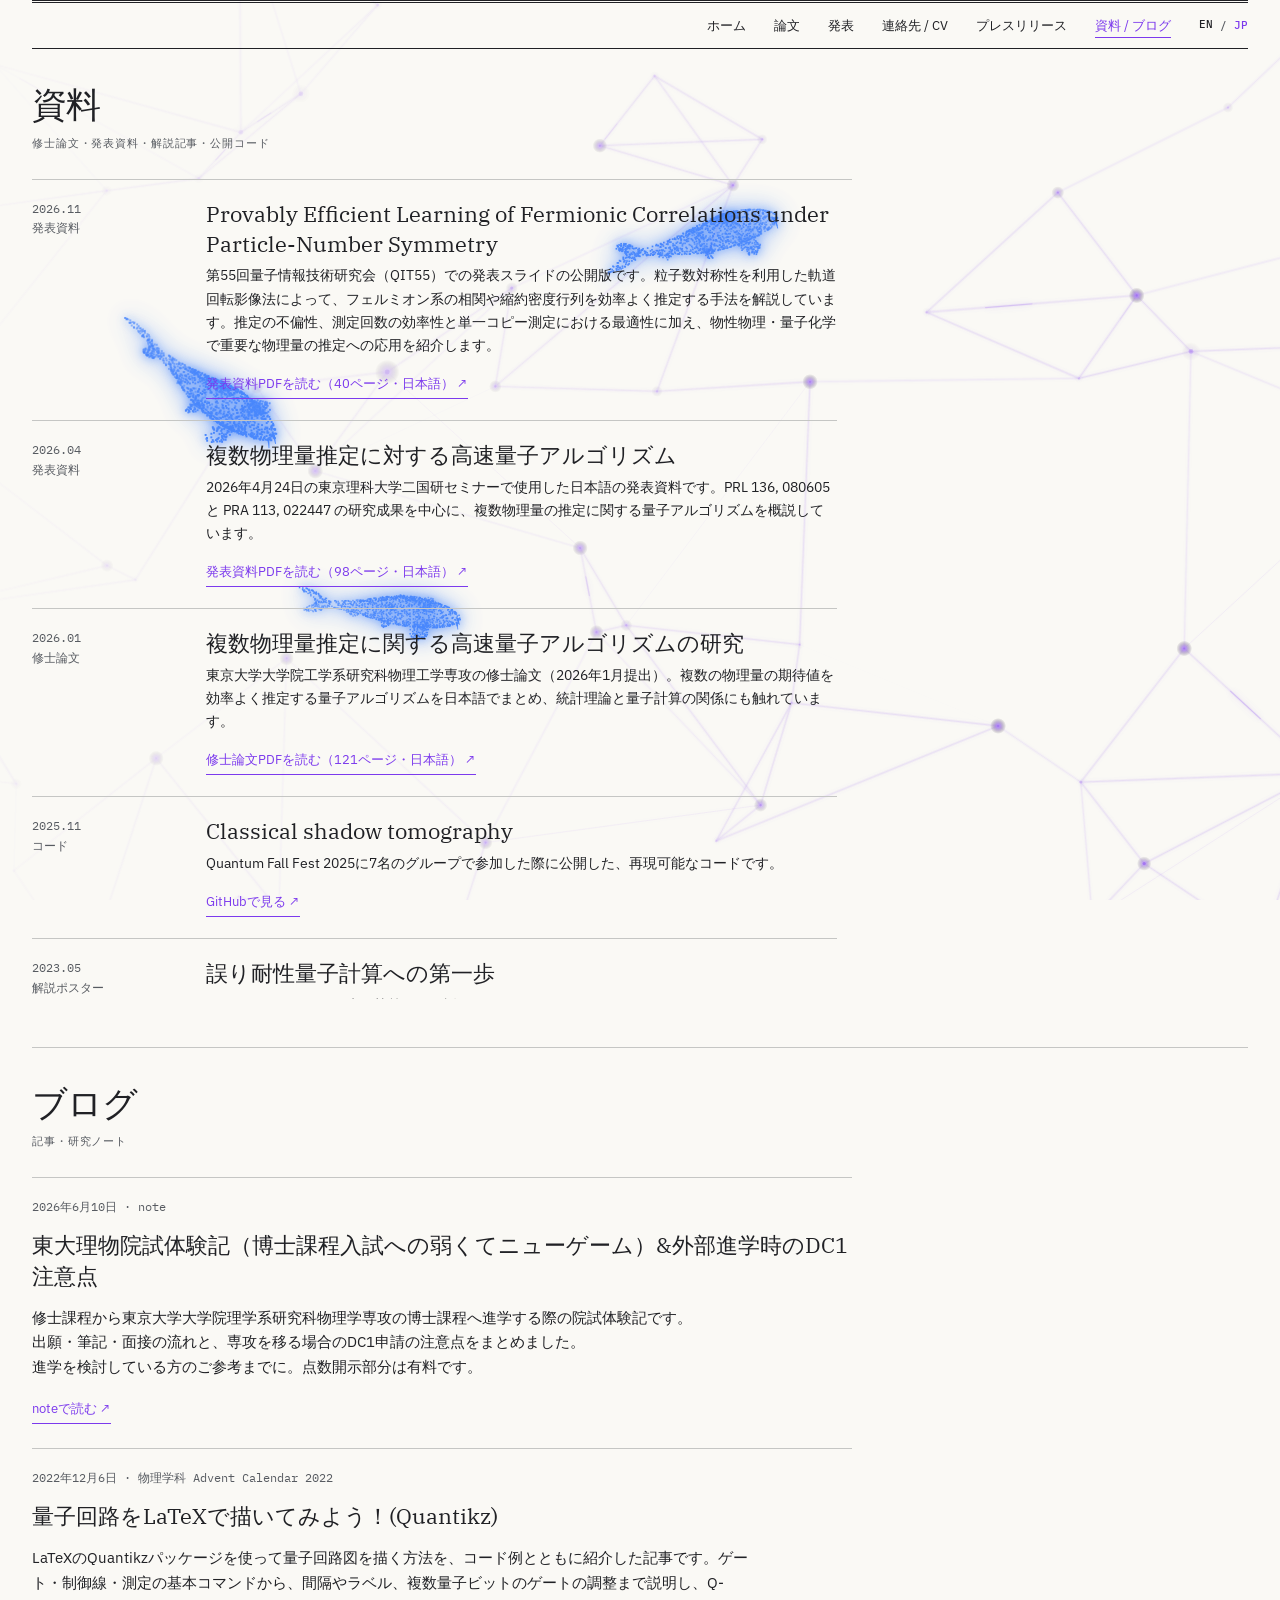
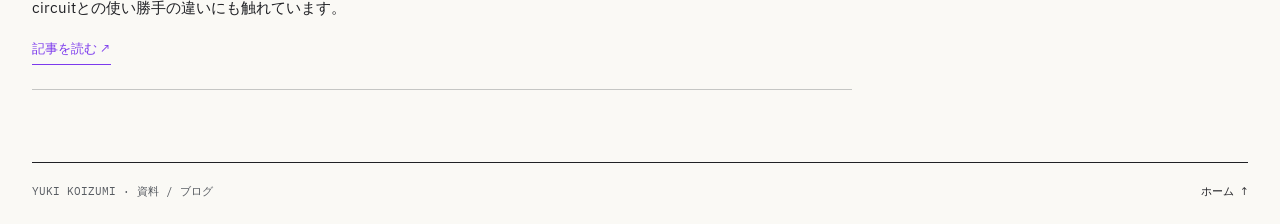
<file: material-jp.html>
<!doctype html>
<html lang="ja">
<head>
<meta charset="utf-8">
<meta name="viewport" content="width=device-width, initial-scale=1">
<meta name="description" content="小泉勇樹の研究者ホームページ。東京大学吉岡研究室の博士課程学生。">
<title>資料 / ブログ — 小泉勇樹</title>
<link rel="preconnect" href="https://fonts.googleapis.com">
<link rel="preconnect" href="https://fonts.gstatic.com" crossorigin>
<link rel="stylesheet" href="https://fonts.googleapis.com/css2?family=IBM+Plex+Mono:wght@400;500&amp;family=IBM+Plex+Sans:wght@400;500&amp;family=IBM+Plex+Serif:wght@400;500&amp;display=swap">
<link rel="stylesheet" href="styles.css">
</head>
<body>
<a class="skip-link" href="#main">本文へ移動</a>
<div class="home-field" aria-hidden="true"><canvas id="home-field-canvas"></canvas></div>
<div class="home-koi" aria-hidden="true"><canvas id="home-koi-canvas"></canvas></div>
<div class="page subpage">
  <nav class="site-nav" aria-label="メインナビゲーション"><a href="index-jp.html">ホーム</a><a href="publications-jp.html">論文</a><a href="talks-jp.html">発表</a><a href="cv-jp.html">連絡先 / CV</a><a href="press-jp.html">プレスリリース</a><a href="material-jp.html" aria-current="page">資料 / ブログ</a><span class="language-switch" role="group" aria-label="言語"><a href="material.html" lang="en" hreflang="en">EN</a><span class="separator" aria-hidden="true">/</span><span aria-current="true">JP</span></span></nav>
  <main id="main">
    <section class="section" aria-labelledby="material-title">
      <div class="section-heading"><h1 id="material-title">資料</h1><p class="eyebrow">修士論文・発表資料・解説記事・公開コード</p></div>
      <div class="record-list bounded-list" role="region" aria-label="資料一覧" tabindex="0">
        <div class="record" id="qit55-slides"><span class="record-label"><time datetime="2026-11">2026.11</time><br>発表資料</span><div><h3>Provably Efficient Learning of Fermionic Correlations under Particle-Number Symmetry</h3><p>第55回量子情報技術研究会（QIT55）での発表スライドの公開版です。粒子数対称性を利用した軌道回転影像法によって、フェルミオン系の相関や縮約密度行列を効率よく推定する手法を解説しています。推定の不偏性、測定回数の効率性と単一コピー測定における最適性に加え、物性物理・量子化学で重要な物理量の推定への応用を紹介します。</p><a class="text-link" href="assets/qit55-public-slides-yuki-koizumi-2026.pdf" type="application/pdf" target="_blank" rel="noopener noreferrer">発表資料PDFを読む（40ページ・日本語） ↗</a></div></div>
        <div class="record" id="nikuni-seminar-slides"><span class="record-label"><time datetime="2026-04">2026.04</time><br>発表資料</span><div><h3>複数物理量推定に対する高速量子アルゴリズム</h3><p>2026年4月24日の東京理科大学二国研セミナーで使用した日本語の発表資料です。PRL 136, 080605 と PRA 113, 022447 の研究成果を中心に、複数物理量の推定に関する量子アルゴリズムを概説しています。</p><a class="text-link" href="assets/nikuni-seminar-slides-yuki-koizumi-2026.pdf" type="application/pdf" target="_blank" rel="noopener noreferrer">発表資料PDFを読む（98ページ・日本語） ↗</a></div></div>
        <div class="record"><span class="record-label"><time datetime="2026-01">2026.01</time><br>修士論文</span><div><h3>複数物理量推定に関する高速量子アルゴリズムの研究</h3><p>東京大学大学院工学系研究科物理工学専攻の修士論文（2026年1月提出）。複数の物理量の期待値を効率よく推定する量子アルゴリズムを日本語でまとめ、統計理論と量子計算の関係にも触れています。</p><a class="text-link" href="assets/master-thesis-yuki-koizumi-2026.pdf" type="application/pdf" target="_blank" rel="noopener noreferrer">修士論文PDFを読む（121ページ・日本語） ↗</a></div></div>
        <div class="record"><span class="record-label"><time datetime="2025-11">2025.11</time><br>コード</span><div><h3>Classical shadow tomography</h3><p>Quantum Fall Fest 2025に7名のグループで参加した際に公開した、再現可能なコードです。</p><a class="text-link" href="https://github.com/okomenama/classical_shadow_tomography" target="_blank" rel="noopener noreferrer">GitHubで見る ↗</a></div></div>
        <div class="record"><span class="record-label"><time datetime="2023-05">2023.05</time><br>解説ポスター</span><div><h3>誤り耐性量子計算への第一歩</h3><p>Physics Lab. 2023 量子班で執筆した解説ポスターです。量子計算と量子誤り訂正、表面符号を紹介しています。量子班班長として班の解説記事を取りまとめ、5月14日には関連する学生講演を行いました。</p><a class="text-link" href="https://event.phys.s.u-tokyo.ac.jp/physlab2023/poster/qnt-poster06.pdf" type="application/pdf" target="_blank" rel="noopener noreferrer">ポスターPDFを読む（日本語） ↗</a> · <a class="text-link" href="https://event.phys.s.u-tokyo.ac.jp/physlab2023/groups/quantum-physics/" target="_blank" rel="noopener noreferrer">量子班の資料一覧 ↗</a> · <a class="text-link" href="https://event.phys.s.u-tokyo.ac.jp/physlab2023/lecture/" target="_blank" rel="noopener noreferrer">学生講演 ↗</a></div></div>
        <div class="record"><span class="record-label"><time datetime="2022-05">2022.05</time><br>解説記事PDF</span><div><h3>量子サポートベクトルマシン</h3><p>Physics Lab. 2022 量子物理学班で執筆した解説記事です。サポートベクトルマシンとカーネル法、量子計算の基礎を導入し、量子特徴量写像と量子カーネルを用いた分類手法を説明しています。</p><a class="text-link" href="https://event.phys.s.u-tokyo.ac.jp/physlab2022/pdf/qph-article02.pdf" type="application/pdf" target="_blank" rel="noopener noreferrer">記事PDFを読む（20ページ・日本語） ↗</a> · <a class="text-link" href="https://event.phys.s.u-tokyo.ac.jp/physlab2022/groups/quantum-physics/" target="_blank" rel="noopener noreferrer">量子物理学班の資料一覧 ↗</a></div></div>
      </div>
    </section>
    <section class="section" aria-labelledby="blog-title">
      <div class="section-heading"><h2 id="blog-title">ブログ</h2><p class="eyebrow">記事・研究ノート</p></div>
      <article class="blog-post">
        <p class="blog-meta"><time datetime="2026-06-10">2026年6月10日</time> · note</p>
        <h3>東大理物院試体験記（博士課程入試への弱くてニューゲーム）&amp;外部進学時のDC1注意点</h3>
        <p>修士課程から東京大学大学院理学系研究科物理学専攻の博士課程へ進学する際の院試体験記です。出願・筆記・面接の流れと、専攻を移る場合のDC1申請の注意点をまとめました。進学を検討している方のご参考までに。点数開示部分は有料です。</p>
        <p><a class="text-link" href="https://note.com/quiet_quince9397/n/n069bb71746b7" target="_blank" rel="noopener noreferrer">noteで読む ↗</a></p>
      </article>
      <article class="blog-post">
        <p class="blog-meta"><time datetime="2022-12-06">2022年12月6日</time> · 物理学科 Advent Calendar 2022</p>
        <h3>量子回路をLaTeXで描いてみよう！(Quantikz)</h3>
        <p>LaTeXのQuantikzパッケージを使って量子回路図を描く方法を、コード例とともに紹介した記事です。ゲート・制御線・測定の基本コマンドから、間隔やラベル、複数量子ビットのゲートの調整まで説明し、Q-circuitとの使い勝手の違いにも触れています。</p>
        <p><a class="text-link" href="https://event.phys.s.u-tokyo.ac.jp/physlab2023/posts/06/" target="_blank" rel="noopener noreferrer">記事を読む ↗</a></p>
      </article>
    </section>
  </main>
  <footer class="footer"><span>YUKI KOIZUMI · 資料 / ブログ</span><a href="index-jp.html">ホーム ↑</a></footer>
</div>
<script defer src="sentence-wrap.js"></script>
<script defer src="koi/network-field.js"></script>
<script defer src="koi/three.min.js"></script>
<script defer src="koi/koi-geometry.js"></script>
<script defer src="koi/koi-home-canvas.js"></script>
</body>
</html>
</file>
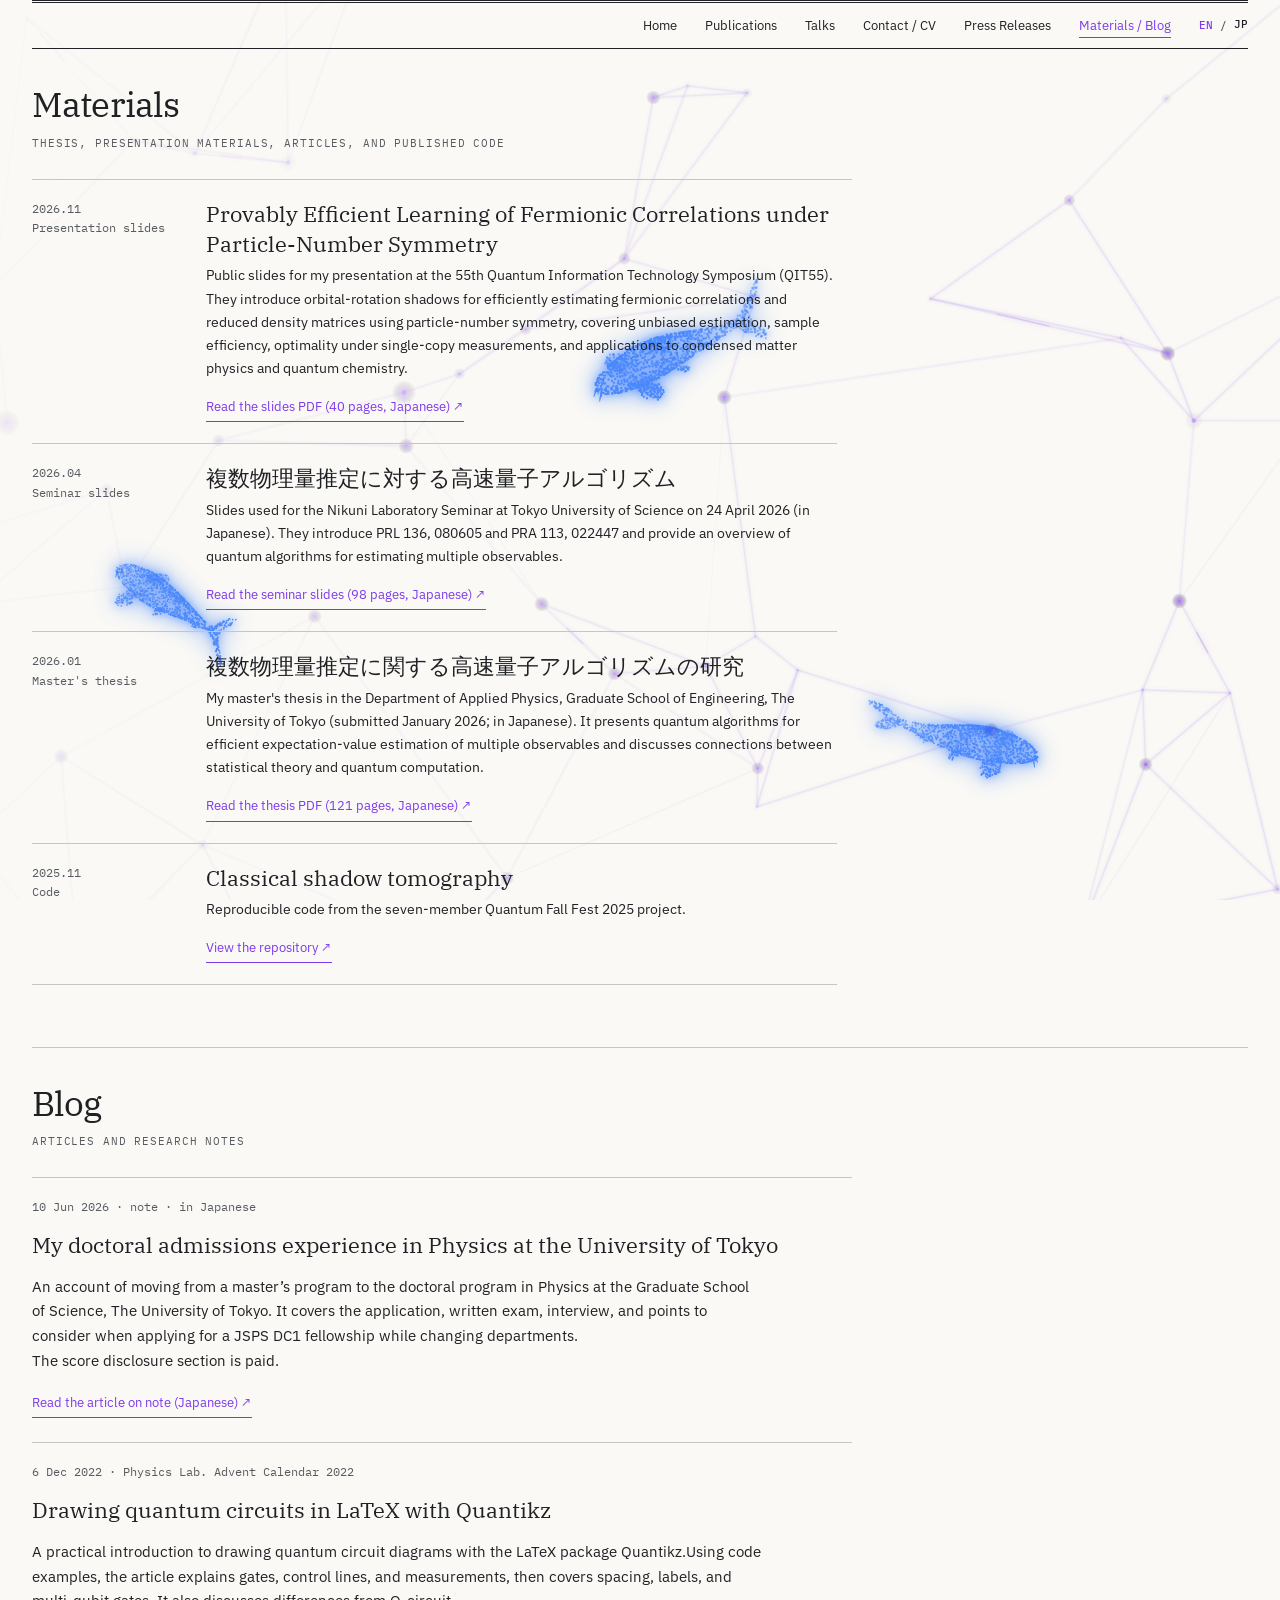
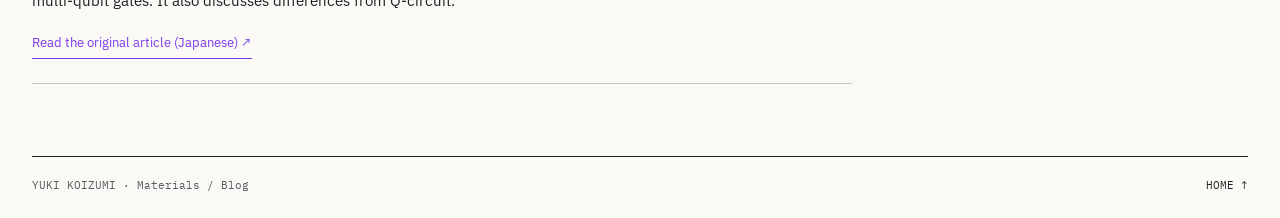
<file: material.html>
<!doctype html>
<html lang="en">
<head>
<meta charset="utf-8">
<meta name="viewport" content="width=device-width, initial-scale=1">
<meta name="description" content="Research homepage of Yuki Koizumi, doctoral student at The University of Tokyo.">
<title>Materials / Blog — Yuki Koizumi</title>
<link rel="preconnect" href="https://fonts.googleapis.com">
<link rel="preconnect" href="https://fonts.gstatic.com" crossorigin>
<link rel="stylesheet" href="https://fonts.googleapis.com/css2?family=IBM+Plex+Mono:wght@400;500&amp;family=IBM+Plex+Sans:wght@400;500&amp;family=IBM+Plex+Serif:wght@400;500&amp;display=swap">
<link rel="stylesheet" href="styles.css">
</head>
<body>
<a class="skip-link" href="#main">Skip to content</a>
<div class="home-field" aria-hidden="true"><canvas id="home-field-canvas"></canvas></div>
<div class="home-koi" aria-hidden="true"><canvas id="home-koi-canvas"></canvas></div>
<div class="page subpage">
  <nav class="site-nav" aria-label="Main navigation"><a href="index.html">Home</a><a href="publications.html">Publications</a><a href="talks.html">Talks</a><a href="cv.html">Contact / CV</a><a href="press.html">Press Releases</a><a href="material.html" aria-current="page">Materials / Blog</a><span class="language-switch" role="group" aria-label="Language"><span aria-current="true">EN</span><span class="separator" aria-hidden="true">/</span><a href="material-jp.html" lang="ja" hreflang="ja">JP</a></span></nav>
  <main id="main">
    <section class="section" aria-labelledby="material-title">
      <div class="section-heading"><h1 id="material-title">Materials</h1><p class="eyebrow">Thesis, presentation materials, articles, and published code</p></div>
      <div class="record-list bounded-list" role="region" aria-label="Materials list" tabindex="0">
        <div class="record" id="qit55-slides"><span class="record-label"><time datetime="2026-11">2026.11</time><br>Presentation slides</span><div><h3>Provably Efficient Learning of Fermionic Correlations under Particle-Number Symmetry</h3><p>Public slides for my presentation at the 55th Quantum Information Technology Symposium (QIT55). They introduce orbital-rotation shadows for efficiently estimating fermionic correlations and reduced density matrices using particle-number symmetry, covering unbiased estimation, sample efficiency, optimality under single-copy measurements, and applications to condensed matter physics and quantum chemistry.</p><a class="text-link" href="assets/qit55-public-slides-yuki-koizumi-2026.pdf" type="application/pdf" target="_blank" rel="noopener noreferrer">Read the slides PDF (40 pages, Japanese) ↗</a></div></div>
        <div class="record" id="nikuni-seminar-slides"><span class="record-label"><time datetime="2026-04">2026.04</time><br>Seminar slides</span><div><h3 lang="ja">複数物理量推定に対する高速量子アルゴリズム</h3><p>Slides used for the Nikuni Laboratory Seminar at Tokyo University of Science on 24 April 2026 (in Japanese). They introduce PRL 136, 080605 and PRA 113, 022447 and provide an overview of quantum algorithms for estimating multiple observables.</p><a class="text-link" href="assets/nikuni-seminar-slides-yuki-koizumi-2026.pdf" type="application/pdf" target="_blank" rel="noopener noreferrer">Read the seminar slides (98 pages, Japanese) ↗</a></div></div>
        <div class="record"><span class="record-label"><time datetime="2026-01">2026.01</time><br>Master's thesis</span><div><h3 lang="ja">複数物理量推定に関する高速量子アルゴリズムの研究</h3><p>My master's thesis in the Department of Applied Physics, Graduate School of Engineering, The University of Tokyo (submitted January 2026; in Japanese). It presents quantum algorithms for efficient expectation-value estimation of multiple observables and discusses connections between statistical theory and quantum computation.</p><a class="text-link" href="assets/master-thesis-yuki-koizumi-2026.pdf" type="application/pdf" target="_blank" rel="noopener noreferrer">Read the thesis PDF (121 pages, Japanese) ↗</a></div></div>
        <div class="record"><span class="record-label"><time datetime="2025-11">2025.11</time><br>Code</span><div><h3>Classical shadow tomography</h3><p>Reproducible code from the seven-member Quantum Fall Fest 2025 project.</p><a class="text-link" href="https://github.com/okomenama/classical_shadow_tomography" target="_blank" rel="noopener noreferrer">View the repository ↗</a></div></div>
        <div class="record"><span class="record-label"><time datetime="2023-05">2023.05</time><br>Explanatory poster</span><div><h3>First Steps Toward Fault-Tolerant Quantum Computing</h3><p>A poster I wrote for the Physics Lab. 2023 Quantum Physics Group, introducing quantum computation, quantum error correction, and surface codes. As group leader, I coordinated the team's explanatory articles and gave a related student lecture on 14 May.</p><a class="text-link" href="https://event.phys.s.u-tokyo.ac.jp/physlab2023/poster/qnt-poster06.pdf" type="application/pdf" target="_blank" rel="noopener noreferrer">Read the poster PDF (Japanese) ↗</a> · <a class="text-link" href="https://event.phys.s.u-tokyo.ac.jp/physlab2023/groups/quantum-physics/" target="_blank" rel="noopener noreferrer">Group materials (Japanese) ↗</a> · <a class="text-link" href="https://event.phys.s.u-tokyo.ac.jp/physlab2023/lecture/" target="_blank" rel="noopener noreferrer">Student lecture (Japanese) ↗</a></div></div>
        <div class="record"><span class="record-label"><time datetime="2022-05">2022.05</time><br>Article PDF</span><div><h3>Quantum Support Vector Machines</h3><p>An explanatory article I wrote for the Physics Lab. 2022 Quantum Physics Group. It introduces support vector machines, kernel methods, and relevant quantum computing basics, then explains classification using quantum feature maps and quantum kernels.</p><a class="text-link" href="https://event.phys.s.u-tokyo.ac.jp/physlab2022/pdf/qph-article02.pdf" type="application/pdf" target="_blank" rel="noopener noreferrer">Read the article PDF (20 pages, Japanese) ↗</a> · <a class="text-link" href="https://event.phys.s.u-tokyo.ac.jp/physlab2022/groups/quantum-physics/" target="_blank" rel="noopener noreferrer">Group materials (Japanese) ↗</a></div></div>
      </div>
    </section>
    <section class="section" aria-labelledby="blog-title">
      <div class="section-heading"><h2 id="blog-title">Blog</h2><p class="eyebrow">Articles and research notes</p></div>
      <article class="blog-post">
        <p class="blog-meta"><time datetime="2026-06-10">10 Jun 2026</time> · note · in Japanese</p>
        <h3>My doctoral admissions experience in Physics at the University of Tokyo</h3>
        <p>An account of moving from a master’s program to the doctoral program in Physics at the Graduate School of Science, The University of Tokyo. It covers the application, written exam, interview, and points to consider when applying for a JSPS DC1 fellowship while changing departments. The score disclosure section is paid.</p>
        <p><a class="text-link" href="https://note.com/quiet_quince9397/n/n069bb71746b7" target="_blank" rel="noopener noreferrer">Read the article on note (Japanese) ↗</a></p>
      </article>
      <article class="blog-post">
        <p class="blog-meta"><time datetime="2022-12-06">6 Dec 2022</time> · Physics Lab. Advent Calendar 2022</p>
        <h3>Drawing quantum circuits in LaTeX with Quantikz</h3>
        <p>A practical introduction to drawing quantum circuit diagrams with the LaTeX package Quantikz. Using code examples, the article explains gates, control lines, and measurements, then covers spacing, labels, and multi-qubit gates. It also discusses differences from Q-circuit.</p>
        <p><a class="text-link" href="https://event.phys.s.u-tokyo.ac.jp/physlab2023/posts/06/" target="_blank" rel="noopener noreferrer">Read the original article (Japanese) ↗</a></p>
      </article>
    </section>
  </main>
  <footer class="footer"><span>YUKI KOIZUMI · Materials / Blog</span><a href="index.html">HOME ↑</a></footer>
</div>
<script defer src="sentence-wrap.js"></script>
<script defer src="koi/network-field.js"></script>
<script defer src="koi/three.min.js"></script>
<script defer src="koi/koi-geometry.js"></script>
<script defer src="koi/koi-home-canvas.js"></script>
</body>
</html>
</file>
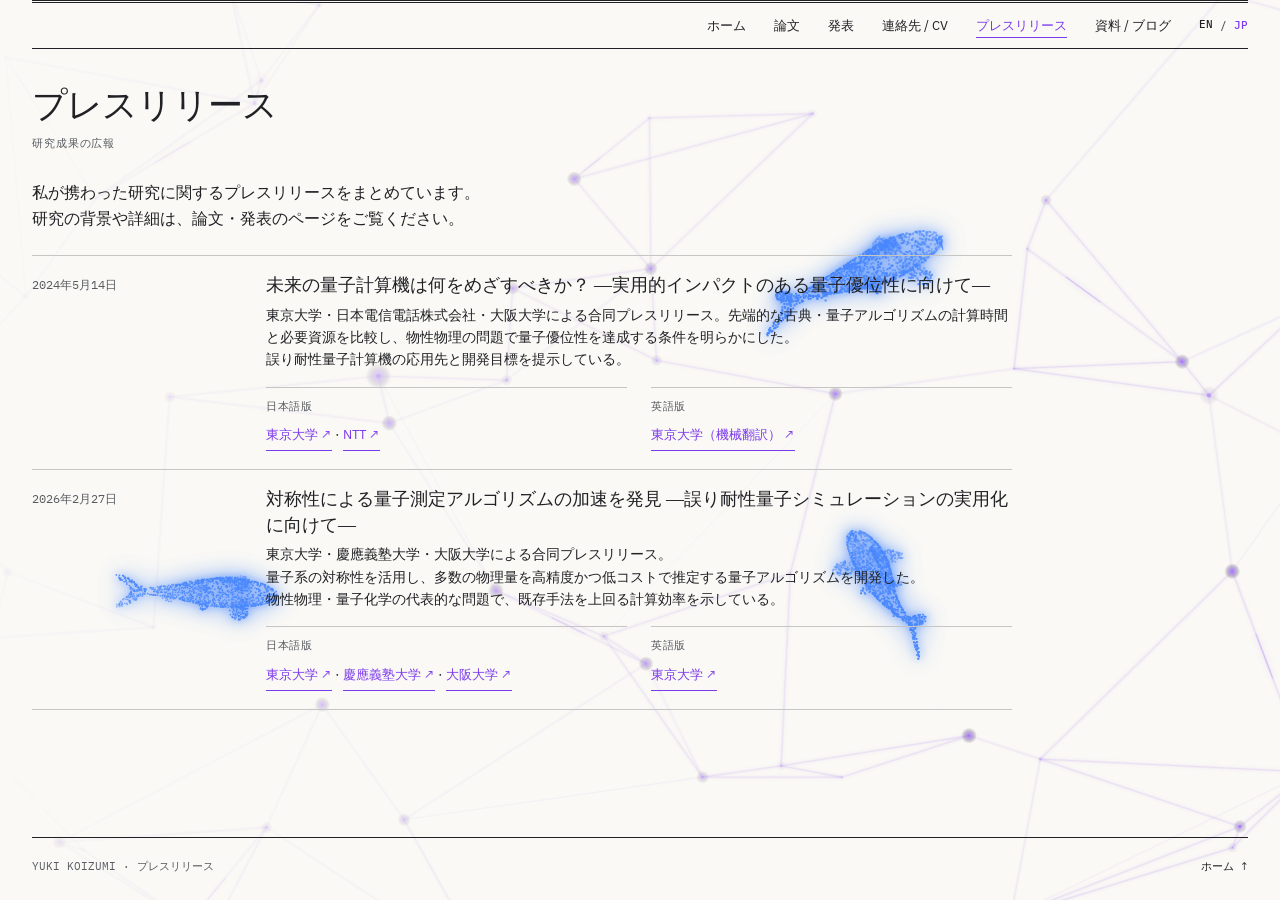
<file: press-jp.html>
<!doctype html>
<html lang="ja">
<head>
<meta charset="utf-8">
<meta name="viewport" content="width=device-width, initial-scale=1">
<meta name="description" content="小泉勇樹が参加した研究に関するプレスリリース。">
<title>プレスリリース — 小泉勇樹</title>
<link rel="preconnect" href="https://fonts.googleapis.com">
<link rel="preconnect" href="https://fonts.gstatic.com" crossorigin>
<link rel="stylesheet" href="https://fonts.googleapis.com/css2?family=IBM+Plex+Mono:wght@400;500&amp;family=IBM+Plex+Sans:wght@400;500&amp;family=IBM+Plex+Serif:wght@400;500&amp;display=swap">
<link rel="stylesheet" href="styles.css">
</head>
<body>
<a class="skip-link" href="#main">本文へ移動</a>
<div class="home-field" aria-hidden="true"><canvas id="home-field-canvas"></canvas></div>
<div class="home-koi" aria-hidden="true"><canvas id="home-koi-canvas"></canvas></div>
<div class="page subpage">
  <nav class="site-nav" aria-label="メインナビゲーション"><a href="index-jp.html">ホーム</a><a href="publications-jp.html">論文</a><a href="talks-jp.html">発表</a><a href="cv-jp.html">連絡先 / CV</a><a href="press-jp.html" aria-current="page">プレスリリース</a><a href="material-jp.html">資料 / ブログ</a><span class="language-switch" role="group" aria-label="言語"><a href="press.html" lang="en" hreflang="en">EN</a><span class="separator" aria-hidden="true">/</span><span aria-current="true">JP</span></span></nav>
  <main id="main">
    <section class="section" aria-labelledby="press-title">
      <div class="section-heading"><h1 id="press-title">プレスリリース</h1><p class="eyebrow">研究成果の広報</p></div>
      <p class="lead">私が携わった研究に関するプレスリリースをまとめています。研究の背景や詳細は、論文・発表のページをご覧ください。</p>
      <ol class="record-list cv-list">
        <li class="record"><span class="cv-date">2024年5月14日</span><div><h3>未来の量子計算機は何をめざすべきか？ ―実用的インパクトのある量子優位性に向けて―</h3>
          <p>東京大学・日本電信電話株式会社・大阪大学による合同プレスリリース。先端的な古典・量子アルゴリズムの計算時間と必要資源を比較し、物性物理の問題で量子優位性を達成する条件を明らかにした。誤り耐性量子計算機の応用先と開発目標を提示している。</p>
          <div class="press-link-columns">
            <div class="press-link-group"><p class="press-language">日本語版</p><p><a class="text-link" href="https://www.s.u-tokyo.ac.jp/ja/press/10343/" target="_blank" rel="noopener noreferrer">東京大学 ↗</a> · <a class="text-link" href="https://group.ntt/jp/newsrelease/2024/05/14/240514b.html" target="_blank" rel="noopener noreferrer">NTT ↗</a></p></div>
            <div class="press-link-group"><p class="press-language">英語版</p><p><a class="text-link" href="https://www.s.u-tokyo.ac.jp/en/press/10343/" target="_blank" rel="noopener noreferrer">東京大学（機械翻訳） ↗</a></p></div>
          </div>
        </div></li>
        <li class="record"><span class="cv-date">2026年2月27日</span><div><h3>対称性による量子測定アルゴリズムの加速を発見 ―誤り耐性量子シミュレーションの実用化に向けて―</h3>
          <p>東京大学・慶應義塾大学・大阪大学による合同プレスリリース。量子系の対称性を活用し、多数の物理量を高精度かつ低コストで推定する量子アルゴリズムを開発した。物性物理・量子化学の代表的な問題で、既存手法を上回る計算効率を示している。</p>
          <div class="press-link-columns">
            <div class="press-link-group"><p class="press-language">日本語版</p><p><a class="text-link" href="https://www.t.u-tokyo.ac.jp/press/pr2026-02-27-002" target="_blank" rel="noopener noreferrer">東京大学 ↗</a> · <a class="text-link" href="https://www.keio.ac.jp/ja/press-release/20260227-4/" target="_blank" rel="noopener noreferrer">慶應義塾大学 ↗</a> · <a class="text-link" href="https://qiqb.osaka-u.ac.jp/newstopics/pr20260227" target="_blank" rel="noopener noreferrer">大阪大学 ↗</a></p></div>
            <div class="press-link-group"><p class="press-language">英語版</p><p><a class="text-link" href="https://www.t.u-tokyo.ac.jp/en/press/pr2026-02-27-002" target="_blank" rel="noopener noreferrer">東京大学 ↗</a></p></div>
          </div>
        </div></li>
      </ol>
    </section>
  </main>
  <footer class="footer"><span>YUKI KOIZUMI · プレスリリース</span><a href="index-jp.html">ホーム ↑</a></footer>
</div>
<script defer src="sentence-wrap.js"></script>
<script defer src="koi/network-field.js"></script>
<script defer src="koi/three.min.js"></script>
<script defer src="koi/koi-geometry.js"></script>
<script defer src="koi/koi-home-canvas.js"></script>
</body>
</html>
</file>
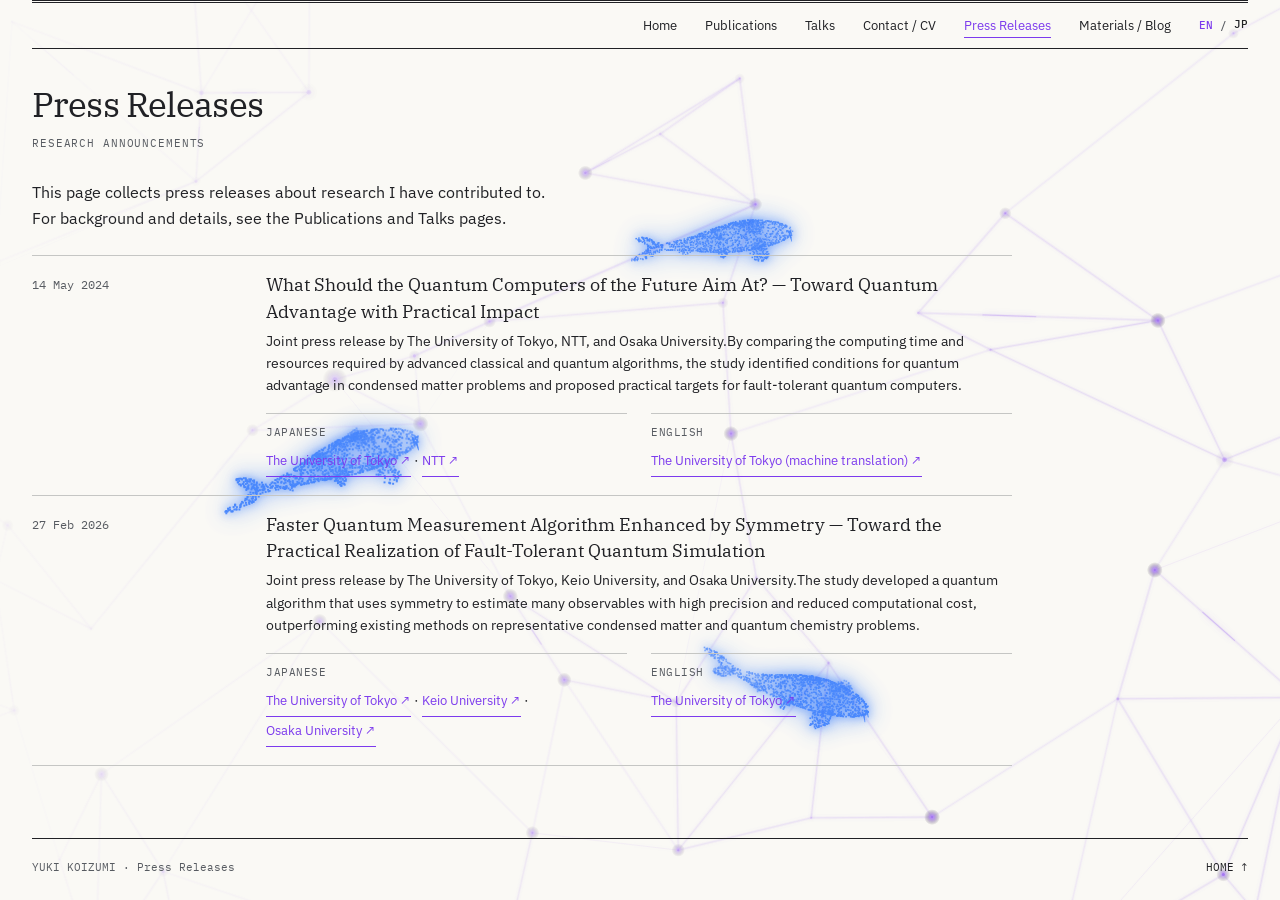
<file: press.html>
<!doctype html>
<html lang="en">
<head>
<meta charset="utf-8">
<meta name="viewport" content="width=device-width, initial-scale=1">
<meta name="description" content="Press releases related to Yuki Koizumi’s quantum computing research.">
<title>Press Releases — Yuki Koizumi</title>
<link rel="preconnect" href="https://fonts.googleapis.com">
<link rel="preconnect" href="https://fonts.gstatic.com" crossorigin>
<link rel="stylesheet" href="https://fonts.googleapis.com/css2?family=IBM+Plex+Mono:wght@400;500&amp;family=IBM+Plex+Sans:wght@400;500&amp;family=IBM+Plex+Serif:wght@400;500&amp;display=swap">
<link rel="stylesheet" href="styles.css">
</head>
<body>
<a class="skip-link" href="#main">Skip to content</a>
<div class="home-field" aria-hidden="true"><canvas id="home-field-canvas"></canvas></div>
<div class="home-koi" aria-hidden="true"><canvas id="home-koi-canvas"></canvas></div>
<div class="page subpage">
  <nav class="site-nav" aria-label="Main navigation"><a href="index.html">Home</a><a href="publications.html">Publications</a><a href="talks.html">Talks</a><a href="cv.html">Contact / CV</a><a href="press.html" aria-current="page">Press Releases</a><a href="material.html">Materials / Blog</a><span class="language-switch" role="group" aria-label="Language"><span aria-current="true">EN</span><span class="separator" aria-hidden="true">/</span><a href="press-jp.html" lang="ja" hreflang="ja">JP</a></span></nav>
  <main id="main">
    <section class="section" aria-labelledby="press-title">
      <div class="section-heading"><h1 id="press-title">Press Releases</h1><p class="eyebrow">Research announcements</p></div>
      <p class="lead">This page collects press releases about research I have contributed to. For background and details, see the Publications and Talks pages.</p>
      <ol class="record-list cv-list">
        <li class="record"><span class="cv-date">14 May 2024</span><div><h3>What Should the Quantum Computers of the Future Aim At? — Toward Quantum Advantage with Practical Impact</h3>
          <p>Joint press release by The University of Tokyo, NTT, and Osaka University. By comparing the computing time and resources required by advanced classical and quantum algorithms, the study identified conditions for quantum advantage in condensed matter problems and proposed practical targets for fault-tolerant quantum computers.</p>
          <div class="press-link-columns">
            <div class="press-link-group"><p class="press-language">Japanese</p><p><a class="text-link" href="https://www.s.u-tokyo.ac.jp/ja/press/10343/" target="_blank" rel="noopener noreferrer">The University of Tokyo ↗</a> · <a class="text-link" href="https://group.ntt/jp/newsrelease/2024/05/14/240514b.html" target="_blank" rel="noopener noreferrer">NTT ↗</a></p></div>
            <div class="press-link-group"><p class="press-language">English</p><p><a class="text-link" href="https://www.s.u-tokyo.ac.jp/en/press/10343/" target="_blank" rel="noopener noreferrer">The University of Tokyo (machine translation) ↗</a></p></div>
          </div>
        </div></li>
        <li class="record"><span class="cv-date">27 Feb 2026</span><div><h3>Faster Quantum Measurement Algorithm Enhanced by Symmetry — Toward the Practical Realization of Fault-Tolerant Quantum Simulation</h3>
          <p>Joint press release by The University of Tokyo, Keio University, and Osaka University. The study developed a quantum algorithm that uses symmetry to estimate many observables with high precision and reduced computational cost, outperforming existing methods on representative condensed matter and quantum chemistry problems.</p>
          <div class="press-link-columns">
            <div class="press-link-group"><p class="press-language">Japanese</p><p><a class="text-link" href="https://www.t.u-tokyo.ac.jp/press/pr2026-02-27-002" target="_blank" rel="noopener noreferrer">The University of Tokyo ↗</a> · <a class="text-link" href="https://www.keio.ac.jp/ja/press-release/20260227-4/" target="_blank" rel="noopener noreferrer">Keio University ↗</a> · <a class="text-link" href="https://qiqb.osaka-u.ac.jp/newstopics/pr20260227" target="_blank" rel="noopener noreferrer">Osaka University ↗</a></p></div>
            <div class="press-link-group"><p class="press-language">English</p><p><a class="text-link" href="https://www.t.u-tokyo.ac.jp/en/press/pr2026-02-27-002" target="_blank" rel="noopener noreferrer">The University of Tokyo ↗</a></p></div>
          </div>
        </div></li>
      </ol>
    </section>
  </main>
  <footer class="footer"><span>YUKI KOIZUMI · Press Releases</span><a href="index.html">HOME ↑</a></footer>
</div>
<script defer src="sentence-wrap.js"></script>
<script defer src="koi/network-field.js"></script>
<script defer src="koi/three.min.js"></script>
<script defer src="koi/koi-geometry.js"></script>
<script defer src="koi/koi-home-canvas.js"></script>
</body>
</html>
</file>
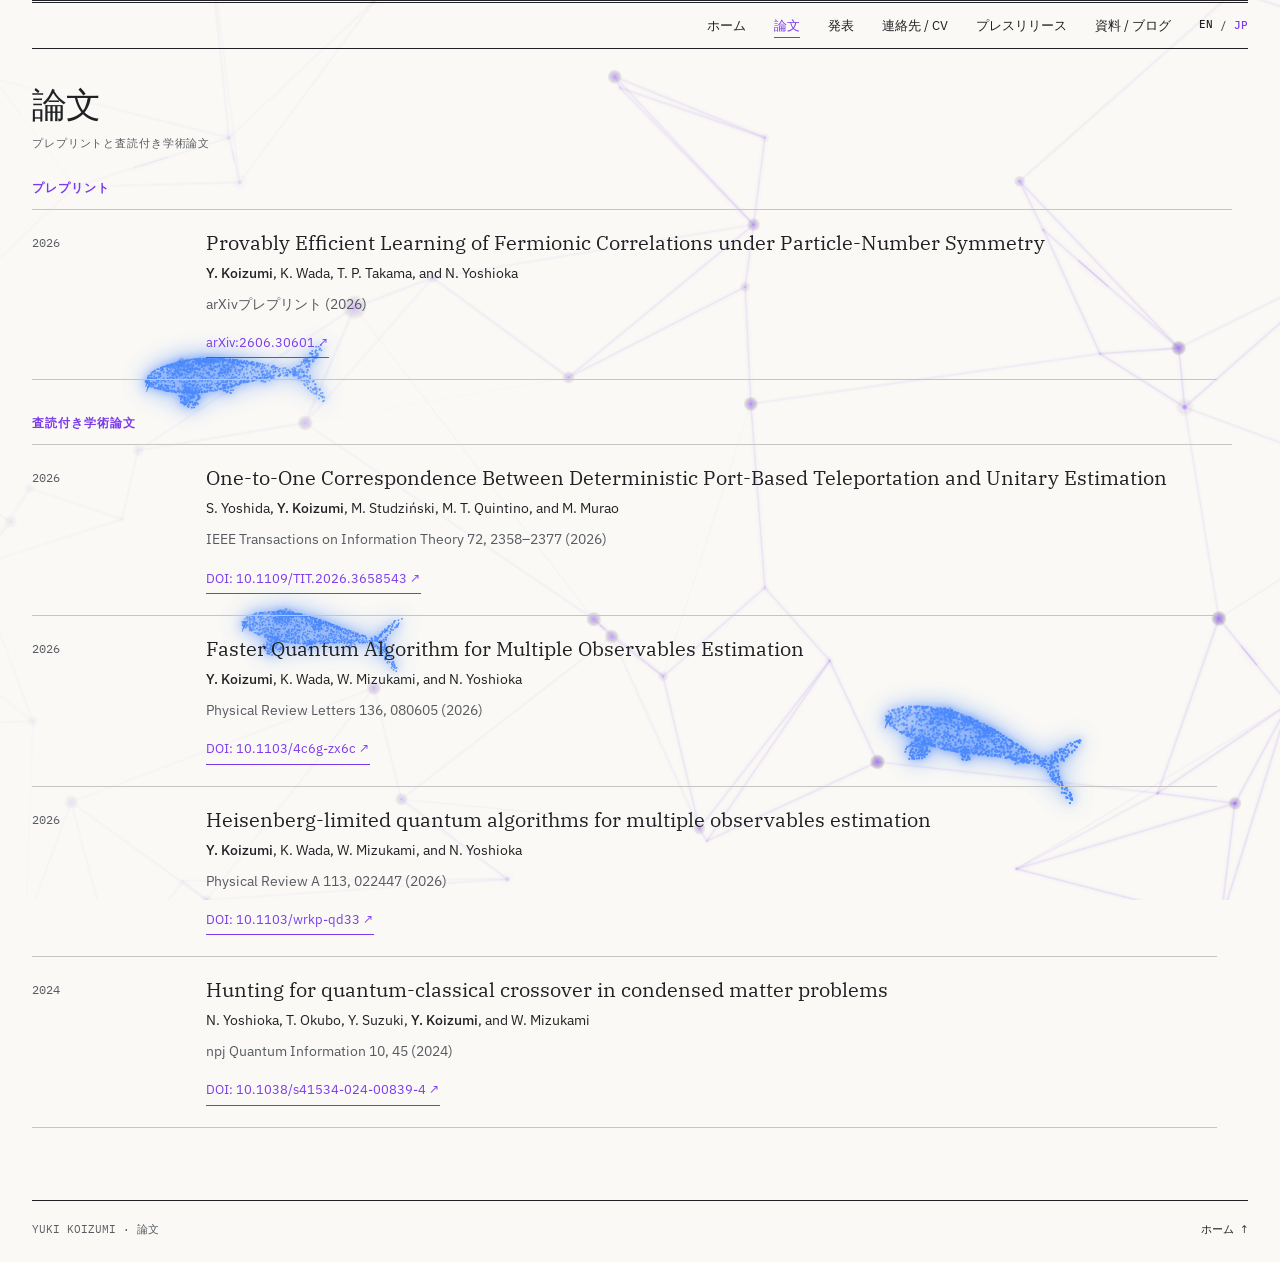
<file: publications-jp.html>
<!doctype html>
<html lang="ja">
<head>
<meta charset="utf-8">
<meta name="viewport" content="width=device-width, initial-scale=1">
<meta name="description" content="小泉勇樹の研究者ホームページ。東京大学吉岡研究室の博士課程学生。">
<title>論文 — 小泉勇樹</title>
<link rel="preconnect" href="https://fonts.googleapis.com">
<link rel="preconnect" href="https://fonts.gstatic.com" crossorigin>
<link rel="stylesheet" href="https://fonts.googleapis.com/css2?family=IBM+Plex+Mono:wght@400;500&amp;family=IBM+Plex+Sans:wght@400;500&amp;family=IBM+Plex+Serif:wght@400;500&amp;display=swap">
<link rel="stylesheet" href="styles.css">
</head>
<body>
<a class="skip-link" href="#main">本文へ移動</a>
<div class="home-field" aria-hidden="true"><canvas id="home-field-canvas"></canvas></div>
<div class="home-koi" aria-hidden="true"><canvas id="home-koi-canvas"></canvas></div>
<div class="page subpage">
  <nav class="site-nav" aria-label="メインナビゲーション"><a href="index-jp.html">ホーム</a><a href="publications-jp.html" aria-current="page">論文</a><a href="talks-jp.html">発表</a><a href="cv-jp.html">連絡先 / CV</a><a href="press-jp.html">プレスリリース</a><a href="material-jp.html">資料 / ブログ</a><span class="language-switch" role="group" aria-label="言語"><a href="publications.html" lang="en" hreflang="en">EN</a><span class="separator" aria-hidden="true">/</span><span aria-current="true">JP</span></span></nav>
  <main id="main">
    <section class="section" aria-labelledby="publications-title">
      <div class="section-heading"><h1 id="publications-title">論文</h1><p class="eyebrow">プレプリントと査読付き学術論文</p></div>
      <div class="publication-group">
        <h3 class="eyebrow publication-group-heading">プレプリント</h3>
        <div class="record-list bounded-list publication-list" role="region" aria-label="プレプリント" tabindex="0">
          <article class="record publication-record">
            <time datetime="2026">2026</time>
            <div><h4>Provably Efficient Learning of Fermionic Correlations under Particle-Number Symmetry</h4>
              <p><strong>Y. Koizumi</strong>, K. Wada, T. P. Takama, and N. Yoshioka</p>
              <p class="metadata">arXivプレプリント (2026)</p>
              <a class="text-link" href="https://arxiv.org/abs/2606.30601" target="_blank" rel="noopener noreferrer">arXiv:2606.30601 ↗</a></div>
          </article>
        </div>
      </div>
      <div class="publication-group">
        <h3 class="eyebrow publication-group-heading">査読付き学術論文</h3>
        <div class="record-list bounded-list publication-list" role="region" aria-label="査読付き学術論文" tabindex="0">
          <article class="record publication-record">
            <time datetime="2026">2026</time>
            <div><h4>One-to-One Correspondence Between Deterministic Port-Based Teleportation and Unitary Estimation</h4>
              <p>S. Yoshida, <strong>Y. Koizumi</strong>, M. Studziński, M. T. Quintino, and M. Murao</p>
              <p class="metadata">IEEE Transactions on Information Theory 72, 2358–2377 (2026)</p>
              <a class="text-link" href="https://doi.org/10.1109/TIT.2026.3658543" target="_blank" rel="noopener noreferrer">DOI: 10.1109/TIT.2026.3658543 ↗</a></div>
          </article>
          <article class="record publication-record">
            <time datetime="2026">2026</time>
            <div><h4>Faster Quantum Algorithm for Multiple Observables Estimation</h4>
              <p><strong>Y. Koizumi</strong>, K. Wada, W. Mizukami, and N. Yoshioka</p>
              <p class="metadata">Physical Review Letters 136, 080605 (2026)</p>
              <a class="text-link" href="https://doi.org/10.1103/4c6g-zx6c" target="_blank" rel="noopener noreferrer">DOI: 10.1103/4c6g-zx6c ↗</a></div>
          </article>
          <article class="record publication-record">
            <time datetime="2026">2026</time>
            <div><h4>Heisenberg-limited quantum algorithms for multiple observables estimation</h4>
              <p><strong>Y. Koizumi</strong>, K. Wada, W. Mizukami, and N. Yoshioka</p>
              <p class="metadata">Physical Review A 113, 022447 (2026)</p>
              <a class="text-link" href="https://doi.org/10.1103/wrkp-qd33" target="_blank" rel="noopener noreferrer">DOI: 10.1103/wrkp-qd33 ↗</a></div>
          </article>
          <article class="record publication-record">
            <time datetime="2024">2024</time>
            <div><h4>Hunting for quantum-classical crossover in condensed matter problems</h4>
              <p>N. Yoshioka, T. Okubo, Y. Suzuki, <strong>Y. Koizumi</strong>, and W. Mizukami</p>
              <p class="metadata">npj Quantum Information 10, 45 (2024)</p>
              <a class="text-link" href="https://doi.org/10.1038/s41534-024-00839-4" target="_blank" rel="noopener noreferrer">DOI: 10.1038/s41534-024-00839-4 ↗</a></div>
          </article>
        </div>
      </div>
    </section>
  </main>
  <footer class="footer"><span>YUKI KOIZUMI · 論文</span><a href="index-jp.html">ホーム ↑</a></footer>
</div>
<script defer src="sentence-wrap.js"></script>
<script defer src="koi/network-field.js"></script>
<script defer src="koi/three.min.js"></script>
<script defer src="koi/koi-geometry.js"></script>
<script defer src="koi/koi-home-canvas.js"></script>
</body>
</html>
</file>
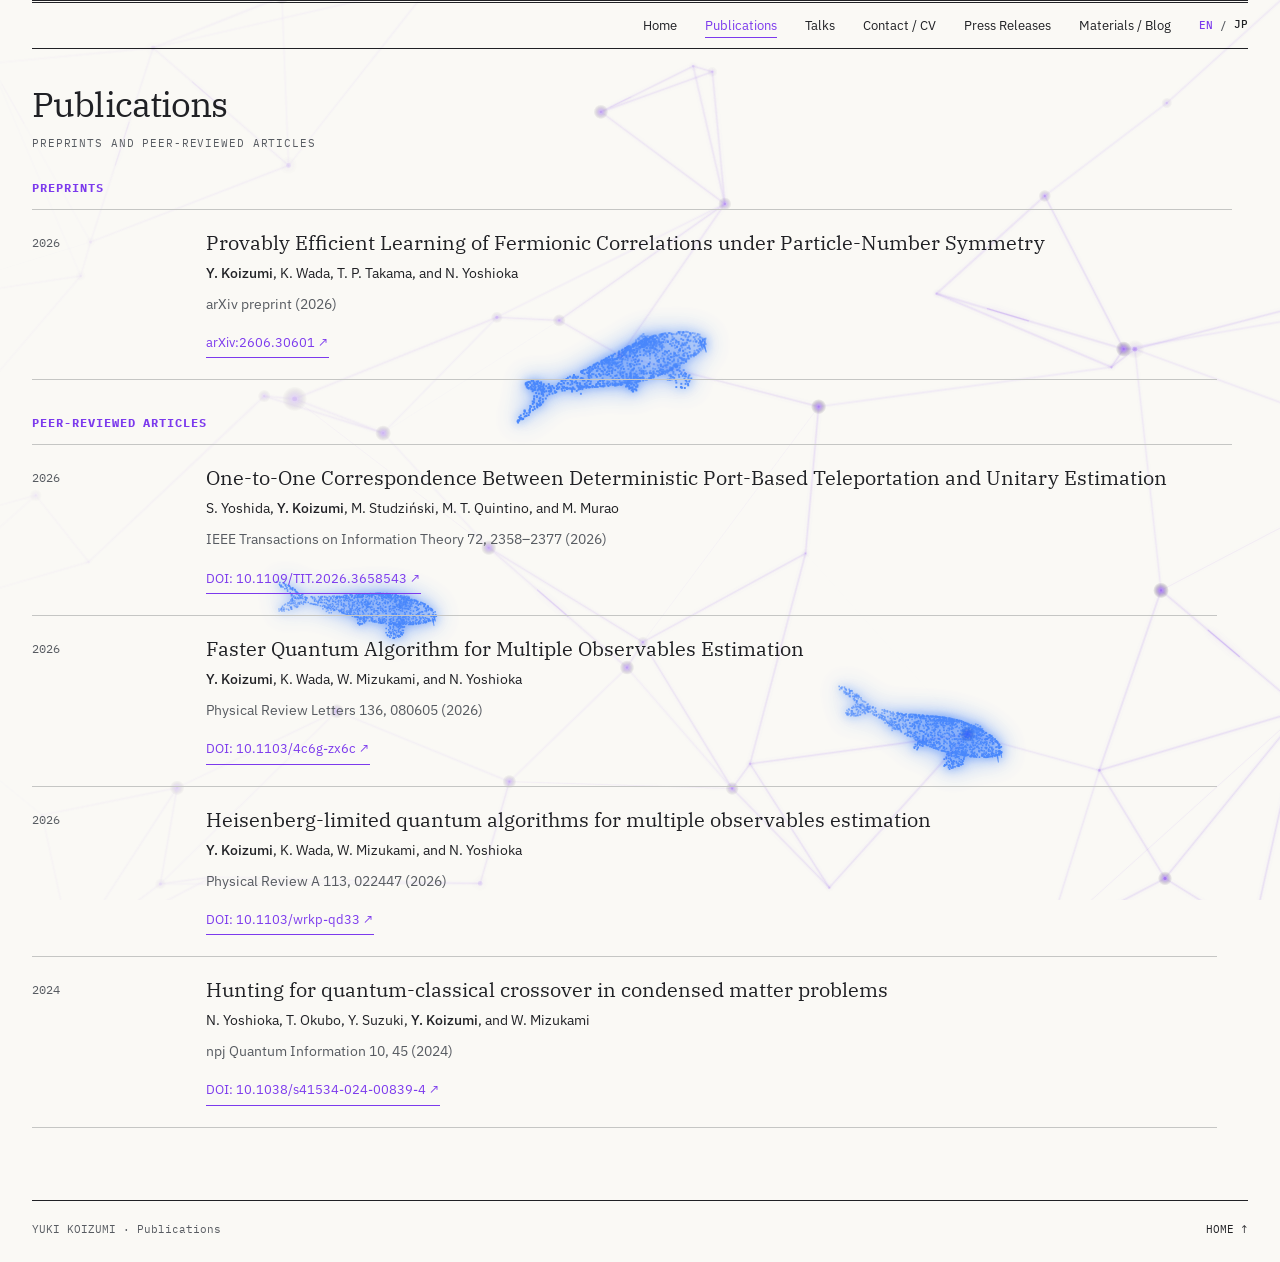
<file: publications.html>
<!doctype html>
<html lang="en">
<head>
<meta charset="utf-8">
<meta name="viewport" content="width=device-width, initial-scale=1">
<meta name="description" content="Research homepage of Yuki Koizumi, doctoral student at The University of Tokyo.">
<title>Publications — Yuki Koizumi</title>
<link rel="preconnect" href="https://fonts.googleapis.com">
<link rel="preconnect" href="https://fonts.gstatic.com" crossorigin>
<link rel="stylesheet" href="https://fonts.googleapis.com/css2?family=IBM+Plex+Mono:wght@400;500&amp;family=IBM+Plex+Sans:wght@400;500&amp;family=IBM+Plex+Serif:wght@400;500&amp;display=swap">
<link rel="stylesheet" href="styles.css">
</head>
<body>
<a class="skip-link" href="#main">Skip to content</a>
<div class="home-field" aria-hidden="true"><canvas id="home-field-canvas"></canvas></div>
<div class="home-koi" aria-hidden="true"><canvas id="home-koi-canvas"></canvas></div>
<div class="page subpage">
  <nav class="site-nav" aria-label="Main navigation"><a href="index.html">Home</a><a href="publications.html" aria-current="page">Publications</a><a href="talks.html">Talks</a><a href="cv.html">Contact / CV</a><a href="press.html">Press Releases</a><a href="material.html">Materials / Blog</a><span class="language-switch" role="group" aria-label="Language"><span aria-current="true">EN</span><span class="separator" aria-hidden="true">/</span><a href="publications-jp.html" lang="ja" hreflang="ja">JP</a></span></nav>
  <main id="main">
    <section class="section" aria-labelledby="publications-title">
      <div class="section-heading"><h1 id="publications-title">Publications</h1><p class="eyebrow">Preprints and peer-reviewed articles</p></div>
      <div class="publication-group">
        <h3 class="eyebrow publication-group-heading">Preprints</h3>
        <div class="record-list bounded-list publication-list" role="region" aria-label="Preprints" tabindex="0">
          <article class="record publication-record">
            <time datetime="2026">2026</time>
            <div><h4>Provably Efficient Learning of Fermionic Correlations under Particle-Number Symmetry</h4>
              <p><strong>Y. Koizumi</strong>, K. Wada, T. P. Takama, and N. Yoshioka</p>
              <p class="metadata">arXiv preprint (2026)</p>
              <a class="text-link" href="https://arxiv.org/abs/2606.30601" target="_blank" rel="noopener noreferrer">arXiv:2606.30601 ↗</a></div>
          </article>
        </div>
      </div>
      <div class="publication-group">
        <h3 class="eyebrow publication-group-heading">Peer-reviewed articles</h3>
        <div class="record-list bounded-list publication-list" role="region" aria-label="Peer-reviewed articles" tabindex="0">
          <article class="record publication-record">
            <time datetime="2026">2026</time>
            <div><h4>One-to-One Correspondence Between Deterministic Port-Based Teleportation and Unitary Estimation</h4>
              <p>S. Yoshida, <strong>Y. Koizumi</strong>, M. Studziński, M. T. Quintino, and M. Murao</p>
              <p class="metadata">IEEE Transactions on Information Theory 72, 2358–2377 (2026)</p>
              <a class="text-link" href="https://doi.org/10.1109/TIT.2026.3658543" target="_blank" rel="noopener noreferrer">DOI: 10.1109/TIT.2026.3658543 ↗</a></div>
          </article>
          <article class="record publication-record">
            <time datetime="2026">2026</time>
            <div><h4>Faster Quantum Algorithm for Multiple Observables Estimation</h4>
              <p><strong>Y. Koizumi</strong>, K. Wada, W. Mizukami, and N. Yoshioka</p>
              <p class="metadata">Physical Review Letters 136, 080605 (2026)</p>
              <a class="text-link" href="https://doi.org/10.1103/4c6g-zx6c" target="_blank" rel="noopener noreferrer">DOI: 10.1103/4c6g-zx6c ↗</a></div>
          </article>
          <article class="record publication-record">
            <time datetime="2026">2026</time>
            <div><h4>Heisenberg-limited quantum algorithms for multiple observables estimation</h4>
              <p><strong>Y. Koizumi</strong>, K. Wada, W. Mizukami, and N. Yoshioka</p>
              <p class="metadata">Physical Review A 113, 022447 (2026)</p>
              <a class="text-link" href="https://doi.org/10.1103/wrkp-qd33" target="_blank" rel="noopener noreferrer">DOI: 10.1103/wrkp-qd33 ↗</a></div>
          </article>
          <article class="record publication-record">
            <time datetime="2024">2024</time>
            <div><h4>Hunting for quantum-classical crossover in condensed matter problems</h4>
              <p>N. Yoshioka, T. Okubo, Y. Suzuki, <strong>Y. Koizumi</strong>, and W. Mizukami</p>
              <p class="metadata">npj Quantum Information 10, 45 (2024)</p>
              <a class="text-link" href="https://doi.org/10.1038/s41534-024-00839-4" target="_blank" rel="noopener noreferrer">DOI: 10.1038/s41534-024-00839-4 ↗</a></div>
          </article>
        </div>
      </div>
    </section>
  </main>
  <footer class="footer"><span>YUKI KOIZUMI · Publications</span><a href="index.html">HOME ↑</a></footer>
</div>
<script defer src="sentence-wrap.js"></script>
<script defer src="koi/network-field.js"></script>
<script defer src="koi/three.min.js"></script>
<script defer src="koi/koi-geometry.js"></script>
<script defer src="koi/koi-home-canvas.js"></script>
</body>
</html>
</file>
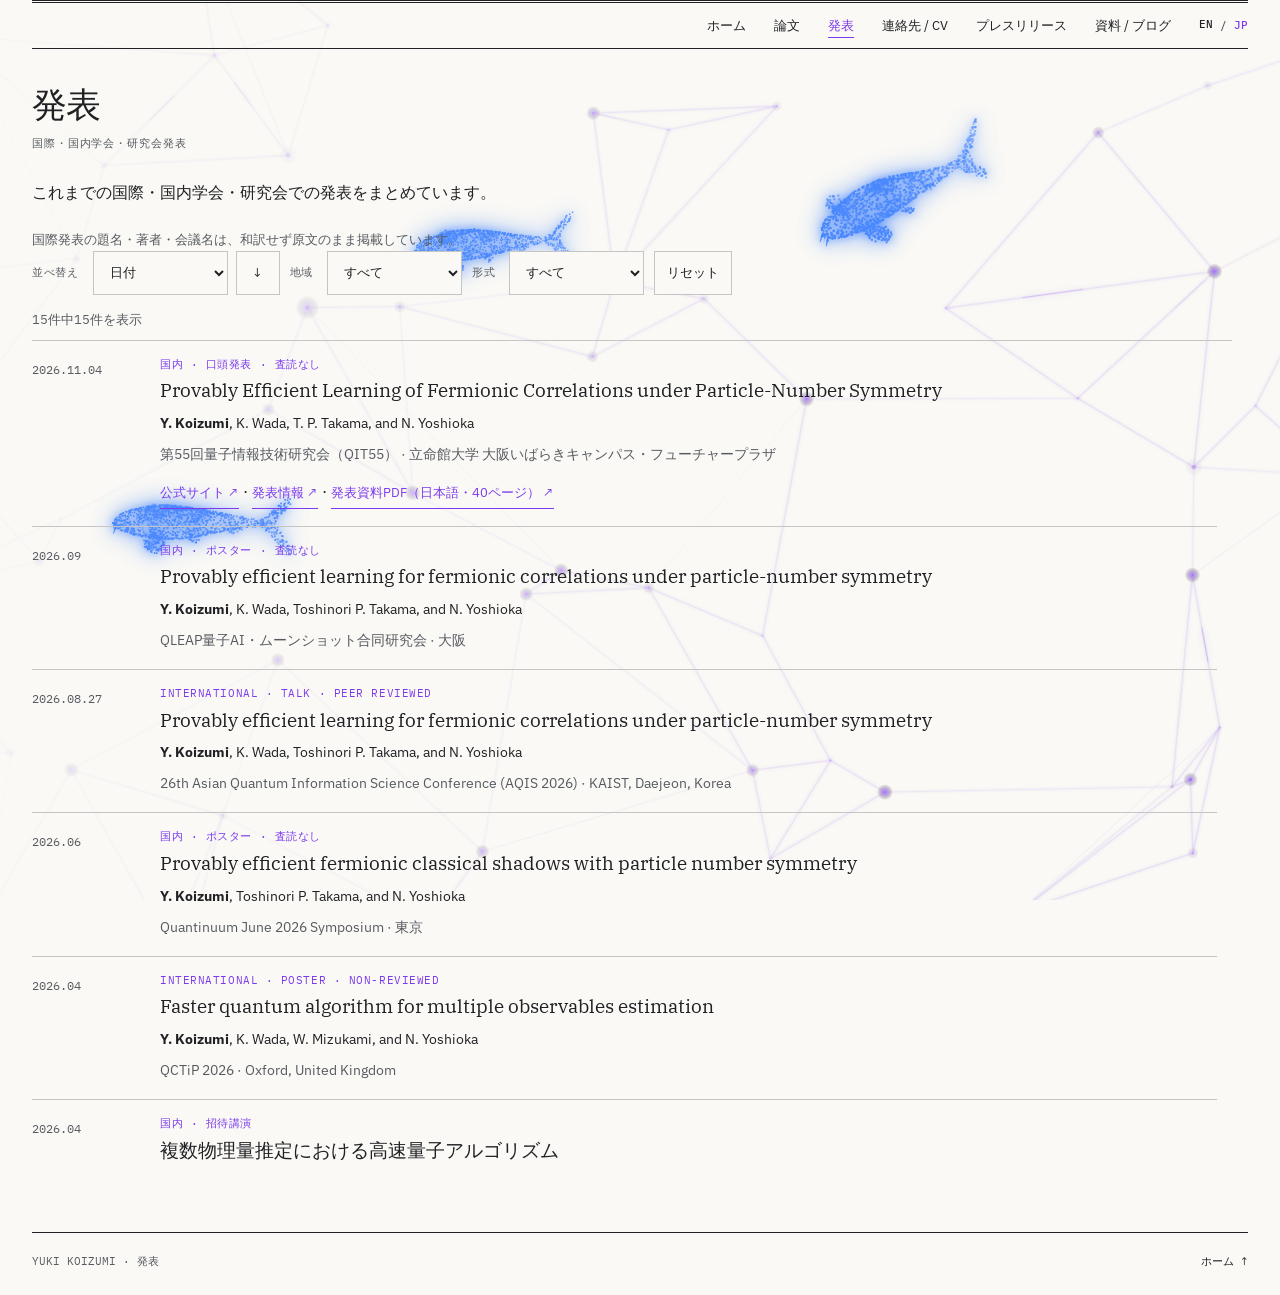
<file: talks-jp.html>
<!doctype html>
<html lang="ja">
<head>
<meta charset="utf-8">
<meta name="viewport" content="width=device-width, initial-scale=1">
<meta name="description" content="小泉勇樹の国際・国内学会・研究会発表。">
<title>発表 — 小泉勇樹</title>
<link rel="preconnect" href="https://fonts.googleapis.com">
<link rel="preconnect" href="https://fonts.gstatic.com" crossorigin>
<link rel="stylesheet" href="https://fonts.googleapis.com/css2?family=IBM+Plex+Mono:wght@400;500&amp;family=IBM+Plex+Sans:wght@400;500&amp;family=IBM+Plex+Serif:wght@400;500&amp;display=swap">
<link rel="stylesheet" href="styles.css">
<script src="talks.js" defer></script>
</head>
<body>
<a class="skip-link" href="#main">本文へ移動</a>
<div class="home-field" aria-hidden="true"><canvas id="home-field-canvas"></canvas></div>
<div class="home-koi" aria-hidden="true"><canvas id="home-koi-canvas"></canvas></div>
<div class="page subpage">
  <nav class="site-nav" aria-label="メインナビゲーション"><a href="index-jp.html">ホーム</a><a href="publications-jp.html">論文</a><a href="talks-jp.html" aria-current="page">発表</a><a href="cv-jp.html">連絡先 / CV</a><a href="press-jp.html">プレスリリース</a><a href="material-jp.html">資料 / ブログ</a><span class="language-switch" role="group" aria-label="言語"><a href="talks.html" lang="en" hreflang="en">EN</a><span class="separator" aria-hidden="true">/</span><span aria-current="true">JP</span></span></nav>
  <main id="main">
    <section class="section" aria-labelledby="talks-title">
      <div class="section-heading"><h1 id="talks-title">発表</h1><p class="eyebrow">国際・国内学会・研究会発表</p></div>
      <p class="lead">これまでの国際・国内学会・研究会での発表をまとめています。</p>
      <p class="note talk-language-note">国際発表の題名・著者・会議名は、和訳せず原文のまま掲載しています。</p>
      <div class="talk-controls" id="talk-controls" hidden>
        <div class="talk-control-group">
          <label for="talk-sort">並べ替え</label>
          <select id="talk-sort" name="sort"><option value="date">日付</option><option value="title">題目</option></select>
          <button type="button" id="talk-order" aria-label="降順" title="昇順・降順を切り替え">↓</button>
        </div>
        <div class="talk-control-group">
          <label for="talk-region">地域</label>
          <select id="talk-region" name="region"><option value="all">すべて</option><option value="international">国際</option><option value="domestic">国内</option></select>
        </div>
        <div class="talk-control-group">
          <label for="talk-format">形式</label>
          <select id="talk-format" name="format"><option value="all">すべて</option><option value="selected-talk">査読あり講演</option><option value="talk">講演</option><option value="poster">ポスター</option></select>
        </div>
        <button type="button" id="talk-reset">リセット</button>
      </div>
      <p class="metadata talk-count" aria-live="polite">15件中15件を表示</p>
      <div class="record-list bounded-list talk-list" id="talk-list" role="region" aria-label="国内発表一覧" tabindex="0">
        <article class="record talk-record" id="qit55-talk" data-date="2026-11-04" data-title="Provably Efficient Learning of Fermionic Correlations under Particle-Number Symmetry" data-region="domestic" data-formats="talk" data-selected-talk="false">
          <time datetime="2026-11-04">2026.11.04</time>
          <div>
            <p class="eyebrow talk-kind">国内 · 口頭発表 · 査読なし</p>
            <h3>Provably Efficient Learning of Fermionic Correlations under Particle-Number Symmetry</h3>
            <p class="talk-authors"><strong>Y. Koizumi</strong>, K. Wada, T. P. Takama, and N. Yoshioka</p>
            <p class="metadata">第55回量子情報技術研究会（QIT55） · 立命館大学 大阪いばらきキャンパス・フューチャープラザ</p>
            <a class="text-link" href="https://www.ieice.org/es/qit/qit55/index.html" target="_blank" rel="noopener noreferrer">公式サイト ↗</a> · <a class="text-link" href="https://ken.ieice.org/ken/paper/20261104O2A7/" target="_blank" rel="noopener noreferrer">発表情報 ↗</a> · <a class="text-link" href="assets/qit55-public-slides-yuki-koizumi-2026.pdf" type="application/pdf" target="_blank" rel="noopener noreferrer">発表資料PDF（日本語・40ページ） ↗</a>
          </div>
        </article>
        <article class="record talk-record" data-date="2026-09" data-title="Provably efficient learning for fermionic correlations under particle-number symmetry" data-region="domestic" data-formats="poster" data-selected-talk="false">
          <time datetime="2026-09">2026.09</time>
          <div>
            <p class="eyebrow talk-kind">国内 · ポスター · 査読なし</p>
            <h3>Provably efficient learning for fermionic correlations under particle-number symmetry</h3>
            <p class="talk-authors"><strong>Y. Koizumi</strong>, K. Wada, Toshinori P. Takama, and N. Yoshioka</p>
            <p class="metadata">QLEAP量子AI・ムーンショット合同研究会 · 大阪</p>
            
          </div>
        </article>
        <article class="record talk-record" data-date="2026-08-27" data-title="Provably efficient learning for fermionic correlations under particle-number symmetry" data-region="international" data-formats="talk" lang="en" data-selected-talk="true">
          <time datetime="2026-08-27">2026.08.27</time>
          <div>
            <p class="eyebrow talk-kind">International · Talk · peer reviewed</p>
            <h3>Provably efficient learning for fermionic correlations under particle-number symmetry</h3>
            <p class="talk-authors"><strong>Y. Koizumi</strong>, K. Wada, Toshinori P. Takama, and N. Yoshioka</p>
            <p class="metadata">26th Asian Quantum Information Science Conference (AQIS 2026) · KAIST, Daejeon, Korea</p>
            
          </div>
        </article>
        <article class="record talk-record" data-date="2026-06" data-title="Provably efficient fermionic classical shadows with particle number symmetry" data-region="domestic" data-formats="poster" data-selected-talk="false">
          <time datetime="2026-06">2026.06</time>
          <div>
            <p class="eyebrow talk-kind">国内 · ポスター · 査読なし</p>
            <h3>Provably efficient fermionic classical shadows with particle number symmetry</h3>
            <p class="talk-authors"><strong>Y. Koizumi</strong>, Toshinori P. Takama, and N. Yoshioka</p>
            <p class="metadata">Quantinuum June 2026 Symposium · 東京</p>
            
          </div>
        </article>
        <article class="record talk-record" data-date="2026-04" data-title="Faster quantum algorithm for multiple observables estimation" data-region="international" data-formats="poster" lang="en" data-selected-talk="false">
          <time datetime="2026-04">2026.04</time>
          <div>
            <p class="eyebrow talk-kind">International · Poster · non-reviewed</p>
            <h3>Faster quantum algorithm for multiple observables estimation</h3>
            <p class="talk-authors"><strong>Y. Koizumi</strong>, K. Wada, W. Mizukami, and N. Yoshioka</p>
            <p class="metadata">QCTiP 2026 · Oxford, United Kingdom</p>
            
          </div>
        </article>
        <article class="record talk-record" data-date="2026-04" data-title="複数物理量推定における高速量子アルゴリズム" data-region="domestic" data-formats="talk" data-selected-talk="false">
          <time datetime="2026-04">2026.04</time>
          <div>
            <p class="eyebrow talk-kind">国内 · 招待講演</p>
            <h3>複数物理量推定における高速量子アルゴリズム</h3>
            <p class="talk-authors"><strong>小泉勇樹</strong></p>
            <p class="metadata">東京理科大学二国研セミナー · 東京</p>
            <a class="text-link" href="assets/nikuni-seminar-slides-yuki-koizumi-2026.pdf" type="application/pdf" target="_blank" rel="noopener noreferrer">発表資料PDF（日本語・98ページ） ↗</a>
          </div>
        </article>
        <article class="record talk-record" data-date="2025-12" data-title="Faster quantum algorithm for multiple observables estimation" data-region="international" data-formats="talk poster" lang="en" data-selected-talk="false">
          <time datetime="2025-12">2025.12</time>
          <div>
            <p class="eyebrow talk-kind">International · Talk + poster · non-reviewed</p>
            <h3>Faster quantum algorithm for multiple observables estimation</h3>
            <p class="talk-authors"><strong>Y. Koizumi</strong>, K. Wada, W. Mizukami, and N. Yoshioka</p>
            <p class="metadata">ASPIRE Quantum Workshop 2025 · Chicago, USA</p>
            
          </div>
        </article>
        <article class="record talk-record" data-date="2025-09" data-title="Faster quantum algorithm for multiple observables estimation" data-region="domestic" data-formats="talk" data-selected-talk="false">
          <time datetime="2025-09">2025.09</time>
          <div>
            <p class="eyebrow talk-kind">国内 · 招待講演</p>
            <h3>Faster quantum algorithm for multiple observables estimation</h3>
            <p class="talk-authors"><strong>小泉勇樹</strong>、和田凱渡、水上渉、吉岡信行</p>
            <p class="metadata">日本物理学会2025年秋季大会 共催シンポジウム「Computational materials science based on quantum-classical hybrid algorithms」 · 広島</p>
            
          </div>
        </article>
        <article class="record talk-record" data-date="2025-08" data-title="Faster Quantum Algorithm for Multiple Observables Estimation in Fermionic Problems" data-region="international" data-formats="poster" lang="en" data-selected-talk="false">
          <time datetime="2025-08">2025.08</time>
          <div>
            <p class="eyebrow talk-kind">International · Poster · non-reviewed</p>
            <h3>Faster Quantum Algorithm for Multiple Observables Estimation in Fermionic Problems</h3>
            <p class="talk-authors"><strong>Y. Koizumi</strong>, K. Wada, W. Mizukami, and N. Yoshioka</p>
            <p class="metadata">Seeking Quantum Advantage: Workshop and Conference (SEEQA 2025) · Oxford, United Kingdom</p>
            
          </div>
        </article>
        <article class="record talk-record" data-date="2025-08" data-title="Faster Quantum Algorithm for Multiple Observables Estimation in Fermionic Problems" data-region="international" data-formats="talk" lang="en" data-selected-talk="true">
          <time datetime="2025-08">2025.08</time>
          <div>
            <p class="eyebrow talk-kind">International · Talk · peer reviewed</p>
            <h3>Faster Quantum Algorithm for Multiple Observables Estimation in Fermionic Problems</h3>
            <p class="talk-authors"><strong>Y. Koizumi</strong>, K. Wada, W. Mizukami, and N. Yoshioka</p>
            <p class="metadata">25th Asian Quantum Information Science Conference (AQIS 2025) · Hong Kong, China</p>
            
          </div>
        </article>
        <article class="record talk-record" data-date="2025-08" data-title="複数物理量推定における高速量子アルゴリズム" data-region="domestic" data-formats="talk" data-selected-talk="false">
          <time datetime="2025-08">2025.08</time>
          <div>
            <p class="eyebrow talk-kind">国内 · 講演 · 査読なし</p>
            <h3>複数物理量推定における高速量子アルゴリズム</h3>
            <p class="talk-authors"><strong>小泉勇樹</strong>、和田凱渡、水上渉、吉岡信行</p>
            <p class="metadata">第70回物性若手夏の学校 · 滋賀</p>
            
          </div>
        </article>
        <article class="record talk-record" data-date="2025-03" data-title="Faster Quantum Algorithm for Multiple Observables Estimation in Fermionic Problems" data-region="domestic" data-formats="poster" data-selected-talk="false">
          <time datetime="2025-03">2025.03</time>
          <div>
            <p class="eyebrow talk-kind">国内 · ポスター · 査読なし</p>
            <h3>Faster Quantum Algorithm for Multiple Observables Estimation in Fermionic Problems</h3>
            <p class="talk-authors"><strong>小泉勇樹</strong>、和田凱渡、水上渉、吉岡信行</p>
            <p class="metadata">第37回量子情報関東学生会 · 東京</p>
            
          </div>
        </article>
        <article class="record talk-record" data-date="2025-03" data-title="Faster Quantum Algorithm for Multiple Observables Estimation in Fermionic Problems" data-region="domestic" data-formats="poster" data-selected-talk="false">
          <time datetime="2025-03">2025.03</time>
          <div>
            <p class="eyebrow talk-kind">国内 · ポスター · 査読なし</p>
            <h3>Faster Quantum Algorithm for Multiple Observables Estimation in Fermionic Problems</h3>
            <p class="talk-authors"><strong>小泉勇樹</strong>、和田凱渡、水上渉、吉岡信行</p>
            <p class="metadata">第2回ICEPPポスターセッション · 東京</p>
          </div>
        </article>
        <article class="record talk-record" data-date="2024-08" data-title="Deterministic Port-Based TeleportationとUnitary Estimationの一対一対応" data-region="domestic" data-formats="talk" data-selected-talk="false">
          <time datetime="2024-08">2024.08</time>
          <div>
            <p class="eyebrow talk-kind">国内 · 講演 · 査読なし</p>
            <h3>Deterministic Port-Based TeleportationとUnitary Estimationの一対一対応</h3>
            <p class="talk-authors">吉田智治、<strong>小泉勇樹</strong>、M. Studziński、M. T. Quintino、村尾美緒</p>
            <p class="metadata">第69回物性若手夏の学校 · 愛知</p>
            <p class="metadata">発表者：小泉勇樹</p>
          </div>
        </article>
        <article class="record talk-record" data-date="2023-05" data-title="Pauli積集合に基づく量子位相推定回路の最適化" data-region="domestic" data-formats="talk" data-selected-talk="false">
          <time datetime="2023-05">2023.05</time>
          <div>
            <p class="eyebrow talk-kind">国内 · 講演 · 査読なし</p>
            <h3>Pauli積集合に基づく量子位相推定回路の最適化</h3>
            <p class="talk-authors"><strong>小泉勇樹</strong>、鈴木泰成、徳永裕己</p>
            <p class="metadata">第48回量子情報技術研究会（QIT48） · 京都</p>
            
          </div>
        </article>
      </div>
      <p class="note" id="talk-empty" hidden>条件に一致する発表はありません。</p>
    </section>
  </main>
  <footer class="footer"><span>YUKI KOIZUMI · 発表</span><a href="index-jp.html">ホーム ↑</a></footer>
</div>
<script defer src="sentence-wrap.js"></script>
<script defer src="koi/network-field.js"></script>
<script defer src="koi/three.min.js"></script>
<script defer src="koi/koi-geometry.js"></script>
<script defer src="koi/koi-home-canvas.js"></script>
</body>
</html>
</file>
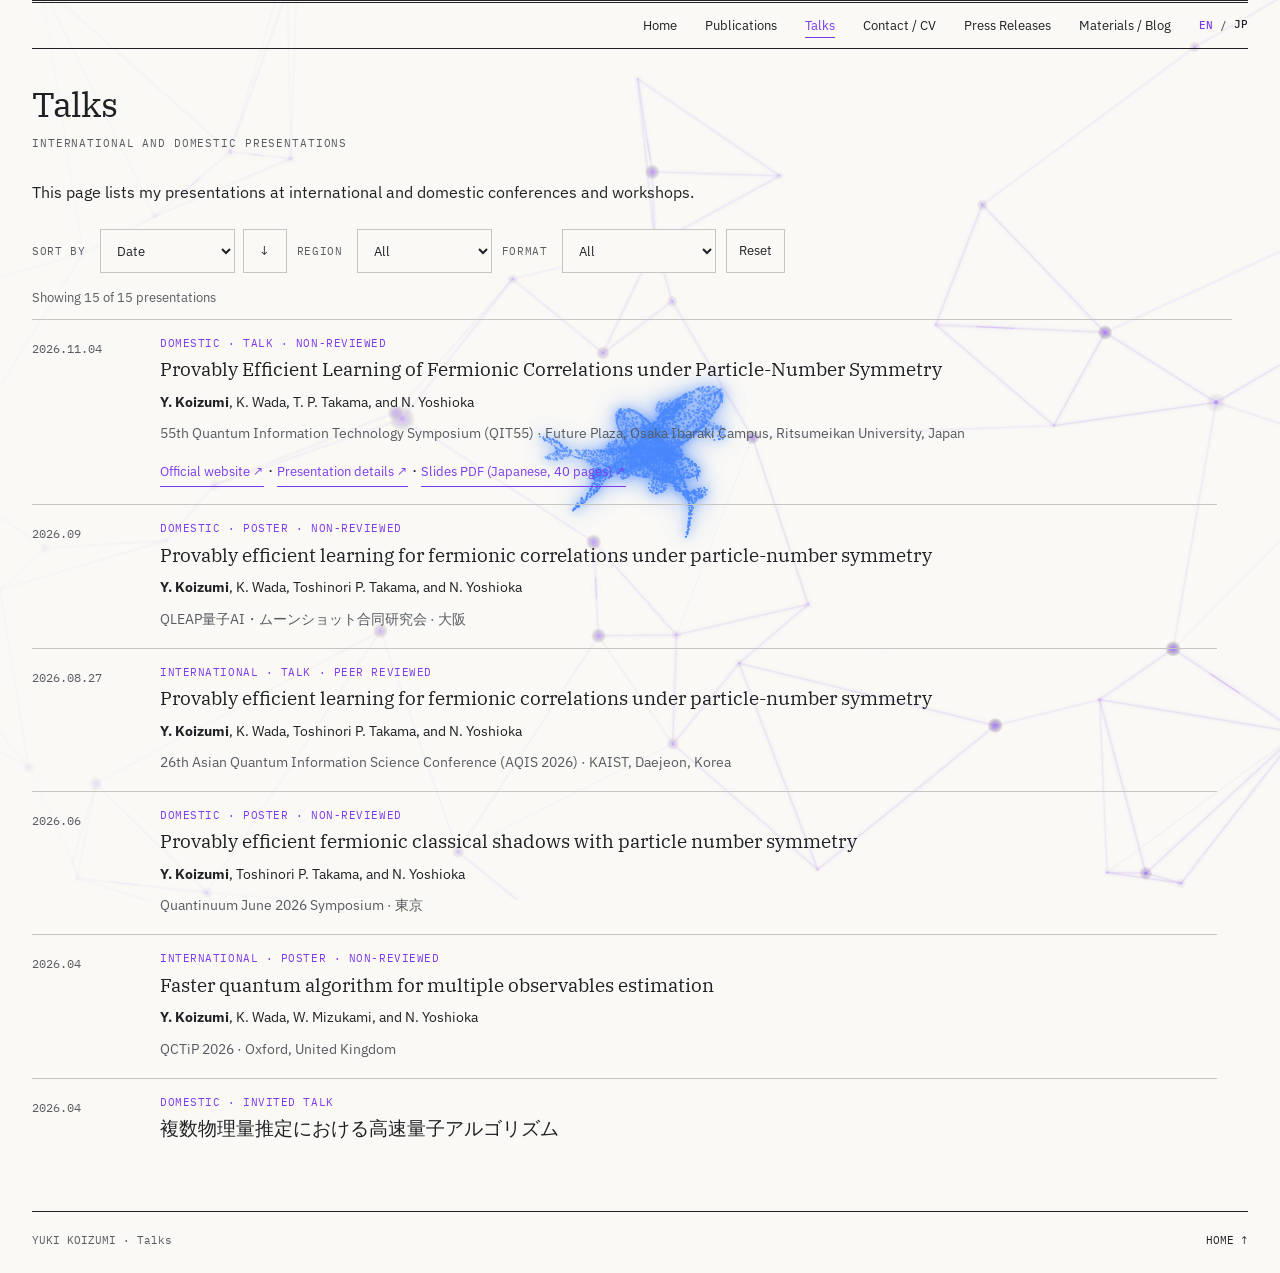
<file: talks.html>
<!doctype html>
<html lang="en">
<head>
<meta charset="utf-8">
<meta name="viewport" content="width=device-width, initial-scale=1">
<meta name="description" content="Research homepage of Yuki Koizumi, doctoral student at The University of Tokyo.">
<title>Talks — Yuki Koizumi</title>
<link rel="preconnect" href="https://fonts.googleapis.com">
<link rel="preconnect" href="https://fonts.gstatic.com" crossorigin>
<link rel="stylesheet" href="https://fonts.googleapis.com/css2?family=IBM+Plex+Mono:wght@400;500&amp;family=IBM+Plex+Sans:wght@400;500&amp;family=IBM+Plex+Serif:wght@400;500&amp;display=swap">
<link rel="stylesheet" href="styles.css">
<script src="talks.js" defer></script>
</head>
<body>
<a class="skip-link" href="#main">Skip to content</a>
<div class="home-field" aria-hidden="true"><canvas id="home-field-canvas"></canvas></div>
<div class="home-koi" aria-hidden="true"><canvas id="home-koi-canvas"></canvas></div>
<div class="page subpage">
  <nav class="site-nav" aria-label="Main navigation"><a href="index.html">Home</a><a href="publications.html">Publications</a><a href="talks.html" aria-current="page">Talks</a><a href="cv.html">Contact / CV</a><a href="press.html">Press Releases</a><a href="material.html">Materials / Blog</a><span class="language-switch" role="group" aria-label="Language"><span aria-current="true">EN</span><span class="separator" aria-hidden="true">/</span><a href="talks-jp.html" lang="ja" hreflang="ja">JP</a></span></nav>
  <main id="main">
    <section class="section" aria-labelledby="talks-title">
      <div class="section-heading"><h1 id="talks-title">Talks</h1><p class="eyebrow">International and domestic presentations</p></div>
      <p class="lead">This page lists my presentations at international and domestic conferences and workshops.</p>
      <div class="talk-controls" id="talk-controls" hidden>
        <div class="talk-control-group">
          <label for="talk-sort">Sort by</label>
          <select id="talk-sort" name="sort"><option value="date">Date</option><option value="title">Title</option></select>
          <button type="button" id="talk-order" aria-label="Descending order" title="Reverse order">↓</button>
        </div>
        <div class="talk-control-group">
          <label for="talk-region">Region</label>
          <select id="talk-region" name="region"><option value="all">All</option><option value="international">International</option><option value="domestic">Domestic</option></select>
        </div>
        <div class="talk-control-group">
          <label for="talk-format">Format</label>
          <select id="talk-format" name="format"><option value="all">All</option><option value="selected-talk">Talk with selection</option><option value="talk">Talk</option><option value="poster">Poster</option></select>
        </div>
        <button type="button" id="talk-reset">Reset</button>
      </div>
      <p class="metadata talk-count" aria-live="polite">Showing 15 of 15 presentations</p>
      <div class="record-list bounded-list talk-list" id="talk-list" role="region" aria-label="Presentations" tabindex="0">
        <article class="record talk-record" id="qit55-talk" data-date="2026-11-04" data-title="Provably Efficient Learning of Fermionic Correlations under Particle-Number Symmetry" data-region="domestic" data-formats="talk" data-selected-talk="false">
          <time datetime="2026-11-04">2026.11.04</time>
          <div>
            <p class="eyebrow talk-kind">Domestic · Talk · non-reviewed</p>
            <h3>Provably Efficient Learning of Fermionic Correlations under Particle-Number Symmetry</h3>
            <p class="talk-authors"><strong>Y. Koizumi</strong>, K. Wada, T. P. Takama, and N. Yoshioka</p>
            <p class="metadata">55th Quantum Information Technology Symposium (QIT55) · Future Plaza, Osaka Ibaraki Campus, Ritsumeikan University, Japan</p>
            <a class="text-link" href="https://www.ieice.org/es/qit/qit55/index_e.html" target="_blank" rel="noopener noreferrer">Official website ↗</a> · <a class="text-link" href="https://ken.ieice.org/ken/paper/20261104O2A7/" target="_blank" rel="noopener noreferrer">Presentation details ↗</a> · <a class="text-link" href="assets/qit55-public-slides-yuki-koizumi-2026.pdf" type="application/pdf" target="_blank" rel="noopener noreferrer">Slides PDF (Japanese, 40 pages) ↗</a>
          </div>
        </article>
        <article class="record talk-record" data-date="2026-09" data-title="Provably efficient learning for fermionic correlations under particle-number symmetry" data-region="domestic" data-formats="poster" data-selected-talk="false">
          <time datetime="2026-09">2026.09</time>
          <div>
            <p class="eyebrow talk-kind">Domestic · Poster · non-reviewed</p>
            <h3>Provably efficient learning for fermionic correlations under particle-number symmetry</h3>
            <p class="talk-authors"><strong>Y. Koizumi</strong>, K. Wada, Toshinori P. Takama, and N. Yoshioka</p>
            <p class="metadata">QLEAP量子AI・ムーンショット合同研究会 · 大阪</p>
            
          </div>
        </article>
        <article class="record talk-record" data-date="2026-08-27" data-title="Provably efficient learning for fermionic correlations under particle-number symmetry" data-region="international" data-formats="talk" data-selected-talk="true">
          <time datetime="2026-08-27">2026.08.27</time>
          <div>
            <p class="eyebrow talk-kind">International · Talk · peer reviewed</p>
            <h3>Provably efficient learning for fermionic correlations under particle-number symmetry</h3>
            <p class="talk-authors"><strong>Y. Koizumi</strong>, K. Wada, Toshinori P. Takama, and N. Yoshioka</p>
            <p class="metadata">26th Asian Quantum Information Science Conference (AQIS 2026) · KAIST, Daejeon, Korea</p>
            
          </div>
        </article>
        <article class="record talk-record" data-date="2026-06" data-title="Provably efficient fermionic classical shadows with particle number symmetry" data-region="domestic" data-formats="poster" data-selected-talk="false">
          <time datetime="2026-06">2026.06</time>
          <div>
            <p class="eyebrow talk-kind">Domestic · Poster · non-reviewed</p>
            <h3>Provably efficient fermionic classical shadows with particle number symmetry</h3>
            <p class="talk-authors"><strong>Y. Koizumi</strong>, Toshinori P. Takama, and N. Yoshioka</p>
            <p class="metadata">Quantinuum June 2026 Symposium · 東京</p>
            
          </div>
        </article>
        <article class="record talk-record" data-date="2026-04" data-title="Faster quantum algorithm for multiple observables estimation" data-region="international" data-formats="poster" data-selected-talk="false">
          <time datetime="2026-04">2026.04</time>
          <div>
            <p class="eyebrow talk-kind">International · Poster · non-reviewed</p>
            <h3>Faster quantum algorithm for multiple observables estimation</h3>
            <p class="talk-authors"><strong>Y. Koizumi</strong>, K. Wada, W. Mizukami, and N. Yoshioka</p>
            <p class="metadata">QCTiP 2026 · Oxford, United Kingdom</p>
            
          </div>
        </article>
        <article class="record talk-record" data-date="2026-04" data-title="複数物理量推定における高速量子アルゴリズム" data-region="domestic" data-formats="talk" data-selected-talk="false">
          <time datetime="2026-04">2026.04</time>
          <div>
            <p class="eyebrow talk-kind">Domestic · Invited talk</p>
            <h3>複数物理量推定における高速量子アルゴリズム</h3>
            <p class="talk-authors"><strong>小泉勇樹</strong></p>
            <p class="metadata">東京理科大学二国研セミナー · 東京</p>
            <a class="text-link" href="assets/nikuni-seminar-slides-yuki-koizumi-2026.pdf" type="application/pdf" target="_blank" rel="noopener noreferrer">Seminar slides (PDF, Japanese, 98 pages) ↗</a>
          </div>
        </article>
        <article class="record talk-record" data-date="2025-12" data-title="Faster quantum algorithm for multiple observables estimation" data-region="international" data-formats="talk poster" data-selected-talk="false">
          <time datetime="2025-12">2025.12</time>
          <div>
            <p class="eyebrow talk-kind">International · Talk + poster · non-reviewed</p>
            <h3>Faster quantum algorithm for multiple observables estimation</h3>
            <p class="talk-authors"><strong>Y. Koizumi</strong>, K. Wada, W. Mizukami, and N. Yoshioka</p>
            <p class="metadata">ASPIRE Quantum Workshop 2025 · Chicago, USA</p>
            
          </div>
        </article>
        <article class="record talk-record" data-date="2025-09" data-title="Faster quantum algorithm for multiple observables estimation" data-region="domestic" data-formats="talk" data-selected-talk="false">
          <time datetime="2025-09">2025.09</time>
          <div>
            <p class="eyebrow talk-kind">Domestic · Invited talk</p>
            <h3>Faster quantum algorithm for multiple observables estimation</h3>
            <p class="talk-authors"><strong>小泉勇樹</strong>、和田凱渡、水上渉、吉岡信行</p>
            <p class="metadata">日本物理学会2025年秋季大会 共催シンポジウム「Computational materials science based on quantum-classical hybrid algorithms」 · 広島</p>
            
          </div>
        </article>
        <article class="record talk-record" data-date="2025-08" data-title="Faster Quantum Algorithm for Multiple Observables Estimation in Fermionic Problems" data-region="international" data-formats="poster" data-selected-talk="false">
          <time datetime="2025-08">2025.08</time>
          <div>
            <p class="eyebrow talk-kind">International · Poster · non-reviewed</p>
            <h3>Faster Quantum Algorithm for Multiple Observables Estimation in Fermionic Problems</h3>
            <p class="talk-authors"><strong>Y. Koizumi</strong>, K. Wada, W. Mizukami, and N. Yoshioka</p>
            <p class="metadata">Seeking Quantum Advantage: Workshop and Conference (SEEQA 2025) · Oxford, United Kingdom</p>
            
          </div>
        </article>
        <article class="record talk-record" data-date="2025-08" data-title="Faster Quantum Algorithm for Multiple Observables Estimation in Fermionic Problems" data-region="international" data-formats="talk" data-selected-talk="true">
          <time datetime="2025-08">2025.08</time>
          <div>
            <p class="eyebrow talk-kind">International · Talk · peer reviewed</p>
            <h3>Faster Quantum Algorithm for Multiple Observables Estimation in Fermionic Problems</h3>
            <p class="talk-authors"><strong>Y. Koizumi</strong>, K. Wada, W. Mizukami, and N. Yoshioka</p>
            <p class="metadata">25th Asian Quantum Information Science Conference (AQIS 2025) · Hong Kong, China</p>
            
          </div>
        </article>
        <article class="record talk-record" data-date="2025-08" data-title="複数物理量推定における高速量子アルゴリズム" data-region="domestic" data-formats="talk" data-selected-talk="false">
          <time datetime="2025-08">2025.08</time>
          <div>
            <p class="eyebrow talk-kind">Domestic · Talk · non-reviewed</p>
            <h3>複数物理量推定における高速量子アルゴリズム</h3>
            <p class="talk-authors"><strong>小泉勇樹</strong>、和田凱渡、水上渉、吉岡信行</p>
            <p class="metadata">第70回物性若手夏の学校 · 滋賀</p>
            
          </div>
        </article>
        <article class="record talk-record" data-date="2025-03" data-title="Faster Quantum Algorithm for Multiple Observables Estimation in Fermionic Problems" data-region="domestic" data-formats="poster" data-selected-talk="false">
          <time datetime="2025-03">2025.03</time>
          <div>
            <p class="eyebrow talk-kind">Domestic · Poster · non-reviewed</p>
            <h3>Faster Quantum Algorithm for Multiple Observables Estimation in Fermionic Problems</h3>
            <p class="talk-authors"><strong>小泉勇樹</strong>、和田凱渡、水上渉、吉岡信行</p>
            <p class="metadata">第37回量子情報関東学生会 · 東京</p>
            
          </div>
        </article>
        <article class="record talk-record" data-date="2025-03" data-title="Faster Quantum Algorithm for Multiple Observables Estimation in Fermionic Problems" data-region="domestic" data-formats="poster" data-selected-talk="false">
          <time datetime="2025-03">2025.03</time>
          <div>
            <p class="eyebrow talk-kind">Domestic · Poster · non-reviewed</p>
            <h3>Faster Quantum Algorithm for Multiple Observables Estimation in Fermionic Problems</h3>
            <p class="talk-authors"><strong>小泉勇樹</strong>、和田凱渡、水上渉、吉岡信行</p>
            <p class="metadata">第2回ICEPPポスターセッション · 東京</p>
          </div>
        </article>
        <article class="record talk-record" data-date="2024-08" data-title="Deterministic Port-Based TeleportationとUnitary Estimationの一対一対応" data-region="domestic" data-formats="talk" data-selected-talk="false">
          <time datetime="2024-08">2024.08</time>
          <div>
            <p class="eyebrow talk-kind">Domestic · Talk · non-reviewed</p>
            <h3>Deterministic Port-Based TeleportationとUnitary Estimationの一対一対応</h3>
            <p class="talk-authors">吉田智治、<strong>小泉勇樹</strong>、M. Studziński、M. T. Quintino、村尾美緒</p>
            <p class="metadata">第69回物性若手夏の学校 · 愛知</p>
            <p class="metadata">発表者：小泉勇樹</p>
          </div>
        </article>
        <article class="record talk-record" data-date="2023-05" data-title="Pauli積集合に基づく量子位相推定回路の最適化" data-region="domestic" data-formats="talk" data-selected-talk="false">
          <time datetime="2023-05">2023.05</time>
          <div>
            <p class="eyebrow talk-kind">Domestic · Talk · non-reviewed</p>
            <h3>Pauli積集合に基づく量子位相推定回路の最適化</h3>
            <p class="talk-authors"><strong>小泉勇樹</strong>、鈴木泰成、徳永裕己</p>
            <p class="metadata">第48回量子情報技術研究会（QIT48） · 京都</p>
            
          </div>
        </article>
      </div>
      <p class="note" id="talk-empty" hidden>No presentations match these filters.</p>
    </section>
  </main>
  <footer class="footer"><span>YUKI KOIZUMI · Talks</span><a href="index.html">HOME ↑</a></footer>
</div>
<script defer src="sentence-wrap.js"></script>
<script defer src="koi/network-field.js"></script>
<script defer src="koi/three.min.js"></script>
<script defer src="koi/koi-geometry.js"></script>
<script defer src="koi/koi-home-canvas.js"></script>
</body>
</html>
</file>
<file: styles.css>
:root {
  color-scheme: light dark;
  /* In light-dark(), the first color is for light mode and the second is for dark mode. */
  --paper: light-dark(#faf9f5, #191a1c);
  --ink: light-dark(#202125, #eeece5);
  --quiet: light-dark(#575b61, #b5b6b8);
  --rule: light-dark(#c5c6c4, #45484c);
  --accent: light-dark(#7c3aed, #b794ff);
  --koi-color: light-dark(#0f62fe, #87aeff);
  --koi-glow: color-mix(in srgb, var(--koi-color) 88%, transparent);
  --koi-glow-soft: color-mix(in srgb, var(--koi-color) 68%, transparent);
  --network-color: light-dark(#7c3aed, #b794ff);
  --koi-opacity: .75;
}
* { box-sizing:border-box; }
html,body { margin:0; background:var(--paper); color:var(--ink); }
body { font:400 16px/1.65 'IBM Plex Sans',sans-serif; }
a { color:inherit; text-decoration:none; }
a:hover { color:var(--accent); text-decoration:underline; text-underline-offset:5px; }
a:focus-visible { outline:2px solid var(--accent); outline-offset:4px; }
.skip-link { position:absolute; left:16px; top:-60px; z-index:10; padding:8px 12px; background:var(--paper); border:1px solid var(--ink); }
.skip-link:focus { top:12px; }
.page { position:relative; z-index:2; width:100%; min-height:100vh; margin:0; padding:0 32px 24px; display:flex; flex-direction:column; }
.site-nav { display:flex; justify-content:flex-end; flex-wrap:wrap; gap:0 28px; border-top:3px double var(--ink); border-bottom:1px solid var(--ink); font-size:13px; }
.site-nav a { display:block; min-height:44px; padding:12px 0; white-space:nowrap; }
.site-nav a[aria-current='page'] { color:var(--accent); text-decoration:underline; text-underline-offset:7px; text-decoration-thickness:1px; }
.language-switch { display:flex; align-items:center; gap:7px; white-space:nowrap; font:500 11px/1.5 'IBM Plex Mono',monospace; }
.language-switch a { min-height:44px; }
.language-switch [aria-current='true'] { color:var(--accent); }
.language-switch .separator { color:var(--quiet); }
[hidden] { display:none !important; }
.edition,.eyebrow,time,.record-label,.footer { font-family:'IBM Plex Mono',monospace; }
.edition { margin:22px 0 0; color:var(--accent); font-size:11px; line-height:1.5; letter-spacing:.06em; }
.home-overline { display:flex; justify-content:space-between; align-items:center; flex-wrap:wrap; gap:4px 18px; margin-top:12px; }
.home-overline .edition { margin:0; }
.koi-count-control { display:flex; align-items:center; gap:4px; color:var(--quiet); font:500 11px/1.5 'IBM Plex Mono',monospace; letter-spacing:.06em; }
.koi-count-control span { margin-right:4px; white-space:nowrap; }
.koi-count-control button { min-width:40px; min-height:40px; padding:7px; border:0; border-bottom:1px solid transparent; background:transparent; color:inherit; font:inherit; cursor:pointer; }
.koi-count-control button[aria-pressed='true'] { border-bottom-color:var(--accent); color:var(--accent); }
.koi-count-control button:hover { color:var(--accent); }
.koi-count-control button:focus-visible { outline:2px solid var(--accent); outline-offset:2px; }
.site-header { padding:34px 0 32px; text-align:left; }
.home-page .site-header { position:relative; }
.eyebrow { margin:0; color:var(--quiet); font-size:11px; line-height:1.5; letter-spacing:.08em; text-transform:uppercase; }
.site-header h1 { margin:14px 0 8px; font:500 clamp(37px,6vw,62px)/1.13 'IBM Plex Serif',Georgia,serif; letter-spacing:-.035em; }
.affiliation { margin:0; color:var(--quiet); font-size:13px; }
.affiliation a { color:inherit; border-bottom:1px solid currentColor; }
.affiliation a:hover,.affiliation a:focus-visible { color:var(--accent); }
main { flex:1; }
h2,h3,p { margin-top:0; }
.intro { max-width:720px; margin:0 0 22px; font:400 clamp(25px,3vw,36px)/1.36 'IBM Plex Serif',Georgia,serif; letter-spacing:-.02em; }
.lead { max-width:670px; margin:0 0 24px; font-size:16px; }
.home-hero { max-width:min(1020px, calc(100% - 300px)); padding:30px 0 45px; border-top:1px solid var(--rule); }
.home-hero-copy { min-width:0; }
.home-hero .lead { max-width:none; color:var(--quiet); }
.sentence-unit { display:inline-block; white-space:nowrap; }
.sentence-unit.is-long { display:inline; white-space:normal; }
.home-portrait { position:absolute; top:56px; right:0; width:280px; margin:0; }
.home-portrait img { display:block; width:100%; height:auto; border:1px solid var(--rule); }
.home-field { position:fixed; inset:0; z-index:0; pointer-events:none; color:var(--network-color); background:url('koi/quantum-field.svg') center / cover no-repeat; opacity:.74; -webkit-mask-image:linear-gradient(90deg, rgba(0,0,0,.15), #000 70%); mask-image:linear-gradient(90deg, rgba(0,0,0,.15), #000 70%); }
.home-field.is-ready { background-image:none; }
.home-field canvas { display:none; width:100%; height:100%; }
.home-field.is-ready canvas { display:block; }
.home-koi { display:none; position:fixed; inset:0; z-index:1; pointer-events:none; color:var(--koi-color); opacity:var(--koi-opacity); }
.home-koi.is-ready { display:block; }
.home-koi canvas { display:block; width:100%; height:100%; filter:drop-shadow(0 0 5px var(--koi-glow)) drop-shadow(0 0 12px var(--koi-glow-soft)); }
@media (prefers-color-scheme: dark) { .home-field { background-image:url('koi/quantum-field-dark.svg'); opacity:.88; } }
@media print { .home-field,.home-koi { display:none !important; } }
.section { padding:34px 0 48px; border-top:1px solid var(--rule); }
.section-heading { margin-bottom:27px; }
.section-heading h1,.section-heading h2 { margin:0; font:400 clamp(28px,3vw,35px)/1.25 'IBM Plex Serif',Georgia,serif; letter-spacing:-.025em; }
.subpage main > .section:first-child { border-top:0; }
.section-heading .eyebrow { margin-top:8px; }
.interest-list { max-width:820px; margin:0; padding:0; border-top:1px solid var(--rule); list-style:none; }
.interest-list li { padding:18px 0 20px; border-bottom:1px solid var(--rule); font:400 20px/1.5 'IBM Plex Serif',Georgia,serif; overflow-wrap:anywhere; }
.interest-list + .lead { margin-top:22px; }
.related-links { max-width:820px; margin:0; padding:0; border-top:1px solid var(--rule); list-style:none; }
.related-links li { border-bottom:1px solid var(--rule); }
.related-links a { display:block; padding:15px 0; color:var(--accent); font-size:15px; }
.text-link { display:inline-block; padding:4px 0; border-bottom:1px solid currentColor; color:var(--accent); font-size:13px; }
.text-link:hover { border-color:var(--accent); }
.route-list,.record-list { max-width:820px; border-top:1px solid var(--rule); }
.route-row,.record { display:grid; grid-template-columns:150px minmax(0,1fr); gap:24px; padding:19px 0 21px; border-bottom:1px solid var(--rule); }
.route-row h3,.record h3 { margin:0 0 5px; font:400 22px/1.38 'IBM Plex Serif',Georgia,serif; overflow-wrap:anywhere; }
.route-row p,.record p { margin:0; font-size:14px; }
.route-row .record-label { padding-top:5px; color:var(--accent); font-size:11px; letter-spacing:.05em; text-transform:uppercase; }
.record time,.record-label { color:var(--quiet); font-size:12px; }
.record time { padding-top:4px; }
.record .metadata { margin:8px 0 0; }
.record .text-link { margin-top:12px; }
.metadata { color:var(--quiet); font-size:13px; }
.publication-group + .publication-group { margin-top:34px; }
.publication-group-heading { margin:0 0 12px; color:var(--accent); font-size:12px; }
.publication-list { max-width:1200px; overflow-x:auto; }
.publication-record h4 { width:max-content; margin:0 0 5px; font:400 20px/1.4 'IBM Plex Serif',Georgia,serif; white-space:nowrap; overflow-wrap:normal; }
.publication-record p { width:max-content; white-space:nowrap; }
.publication-record strong { font-weight:500; }
.cv-profile { max-width:980px; margin:0; border-top:1px solid var(--rule); }
.cv-profile > div { display:grid; grid-template-columns:210px minmax(0,1fr); gap:24px; padding:15px 0; border-bottom:1px solid var(--rule); }
.cv-profile dt,.cv-date { padding-top:3px; color:var(--quiet); font:400 12px/1.6 'IBM Plex Mono',monospace; }
.cv-profile dd { margin:0; overflow-wrap:anywhere; font-size:15px; }
.cv-profile .text-link { font-size:15px; }
.contact-note { max-width:980px; margin:22px 0 0; font-size:15px; }
.cv-list { max-width:980px; margin:0; padding:0; list-style:none; }
.cv-list .record { grid-template-columns:210px minmax(0,1fr); gap:24px; padding:16px 0 18px; }
.cv-list .record h3 { font-size:18px; line-height:1.45; }
.cv-list .record p { line-height:1.6; }
.cv-list .record .cv-links { margin-top:7px; }
.press-link-columns,.language-link-columns { display:grid; grid-template-columns:repeat(2,minmax(0,1fr)); gap:24px; max-width:900px; margin-top:16px; }
.press-link-group,.language-link-group { min-width:0; padding-top:10px; border-top:1px solid var(--rule); }
.press-link-group .press-language,.language-link-group .language-label { margin:0 0 6px; color:var(--quiet); font:400 11px/1.5 'IBM Plex Mono',monospace; letter-spacing:.05em; text-transform:uppercase; }
.press-link-group .text-link,.language-link-group .text-link { margin-top:0; }
.cv-list .record .text-link { margin-top:0; }
.blog-post { max-width:820px; padding:20px 0 24px; border-top:1px solid var(--rule); border-bottom:1px solid var(--rule); }
.blog-post + .blog-post { border-top:0; }
.blog-post h3 { margin:0 0 14px; font:400 22px/1.4 'IBM Plex Serif',Georgia,serif; }
.blog-post p { max-width:730px; margin:0 0 14px; font-size:15px; }
.blog-post .blog-meta { color:var(--quiet); font:400 12px/1.5 'IBM Plex Mono',monospace; }
.blog-post p:last-child { margin-bottom:0; }
.bounded-list { max-height:820px; overflow-y:auto; overscroll-behavior:contain; scrollbar-gutter:stable; }
.bounded-list:focus-visible { outline:2px solid var(--accent); outline-offset:2px; }
.bounded-list .record { min-height:120px; }
.cv-activity-scroll { max-width:980px; max-height:620px; }
.talk-controls { display:flex; align-items:center; flex-wrap:wrap; gap:10px; max-width:1200px; padding:0 0 14px; }
.talk-control-group { display:flex; align-items:center; gap:8px; }
.talk-controls label { margin-right:6px; color:var(--quiet); font:400 11px/1.5 'IBM Plex Mono',monospace; letter-spacing:.06em; text-transform:uppercase; }
.talk-controls select,.talk-controls button { min-height:44px; padding:8px 12px; border:1px solid var(--rule); border-radius:0; background:var(--paper); color:var(--ink); font:400 13px/1.5 'IBM Plex Sans',sans-serif; }
.talk-controls select { min-width:135px; }
.talk-controls button { min-width:44px; cursor:pointer; }
.talk-controls select:focus-visible,.talk-controls button:focus-visible { outline:2px solid var(--accent); outline-offset:2px; }
.talk-count { margin:0 0 10px; }
.talk-language-note { margin:0 0 18px; }
.talk-list { max-width:1200px; overflow-x:auto; }
.talk-list .record { grid-template-columns:110px minmax(0,1fr); gap:18px; padding:15px 0 17px; }
.talk-list .record h3 { width:max-content; white-space:nowrap; overflow-wrap:normal; font-size:19px; line-height:1.35; }
.talk-list .record .talk-kind { margin:0 0 6px; color:var(--accent); font:400 11px/1.5 'IBM Plex Mono',monospace; letter-spacing:.05em; text-transform:uppercase; }
.talk-list .record .talk-authors { margin-top:8px; }
.note { max-width:730px; margin:18px 0 0; color:var(--quiet); font-size:13px; }
.footer { display:flex; justify-content:space-between; gap:20px; margin-top:24px; padding:20px 0 0; border-top:1px solid var(--ink); color:var(--quiet); font-size:11px; line-height:1.6; }
.footer-meta { display:flex; align-items:center; flex-wrap:wrap; gap:4px 24px; }
.footer a { color:var(--ink); }
@media(max-width:650px) { .page { padding:0 20px 24px; } .site-nav { gap:0 18px; line-height:1.3; } .site-nav a { padding:12px 0; } .site-header { padding:28px 0 26px; } .home-hero { padding:24px 0 34px; } .section { padding:28px 0 38px; } .section-heading { margin-bottom:22px; } .route-row,.record,.talk-list .record { grid-template-columns:minmax(0,1fr); gap:7px; } .bounded-list { max-height:min(70vh,700px); } .footer { flex-direction:column; gap:7px; } }
@media(max-width:900px) { .home-hero { max-width:100%; } .home-portrait { position:static; width:min(56vw,220px); margin-top:24px; } .sentence-unit { display:inline; white-space:normal; margin-right:0; } }
@media(max-width:650px) { .cv-profile > div,.cv-list .record { grid-template-columns:minmax(0,1fr); gap:5px; } }
@media(max-width:650px) { .press-link-columns,.language-link-columns { grid-template-columns:minmax(0,1fr); gap:14px; } }
</file>
